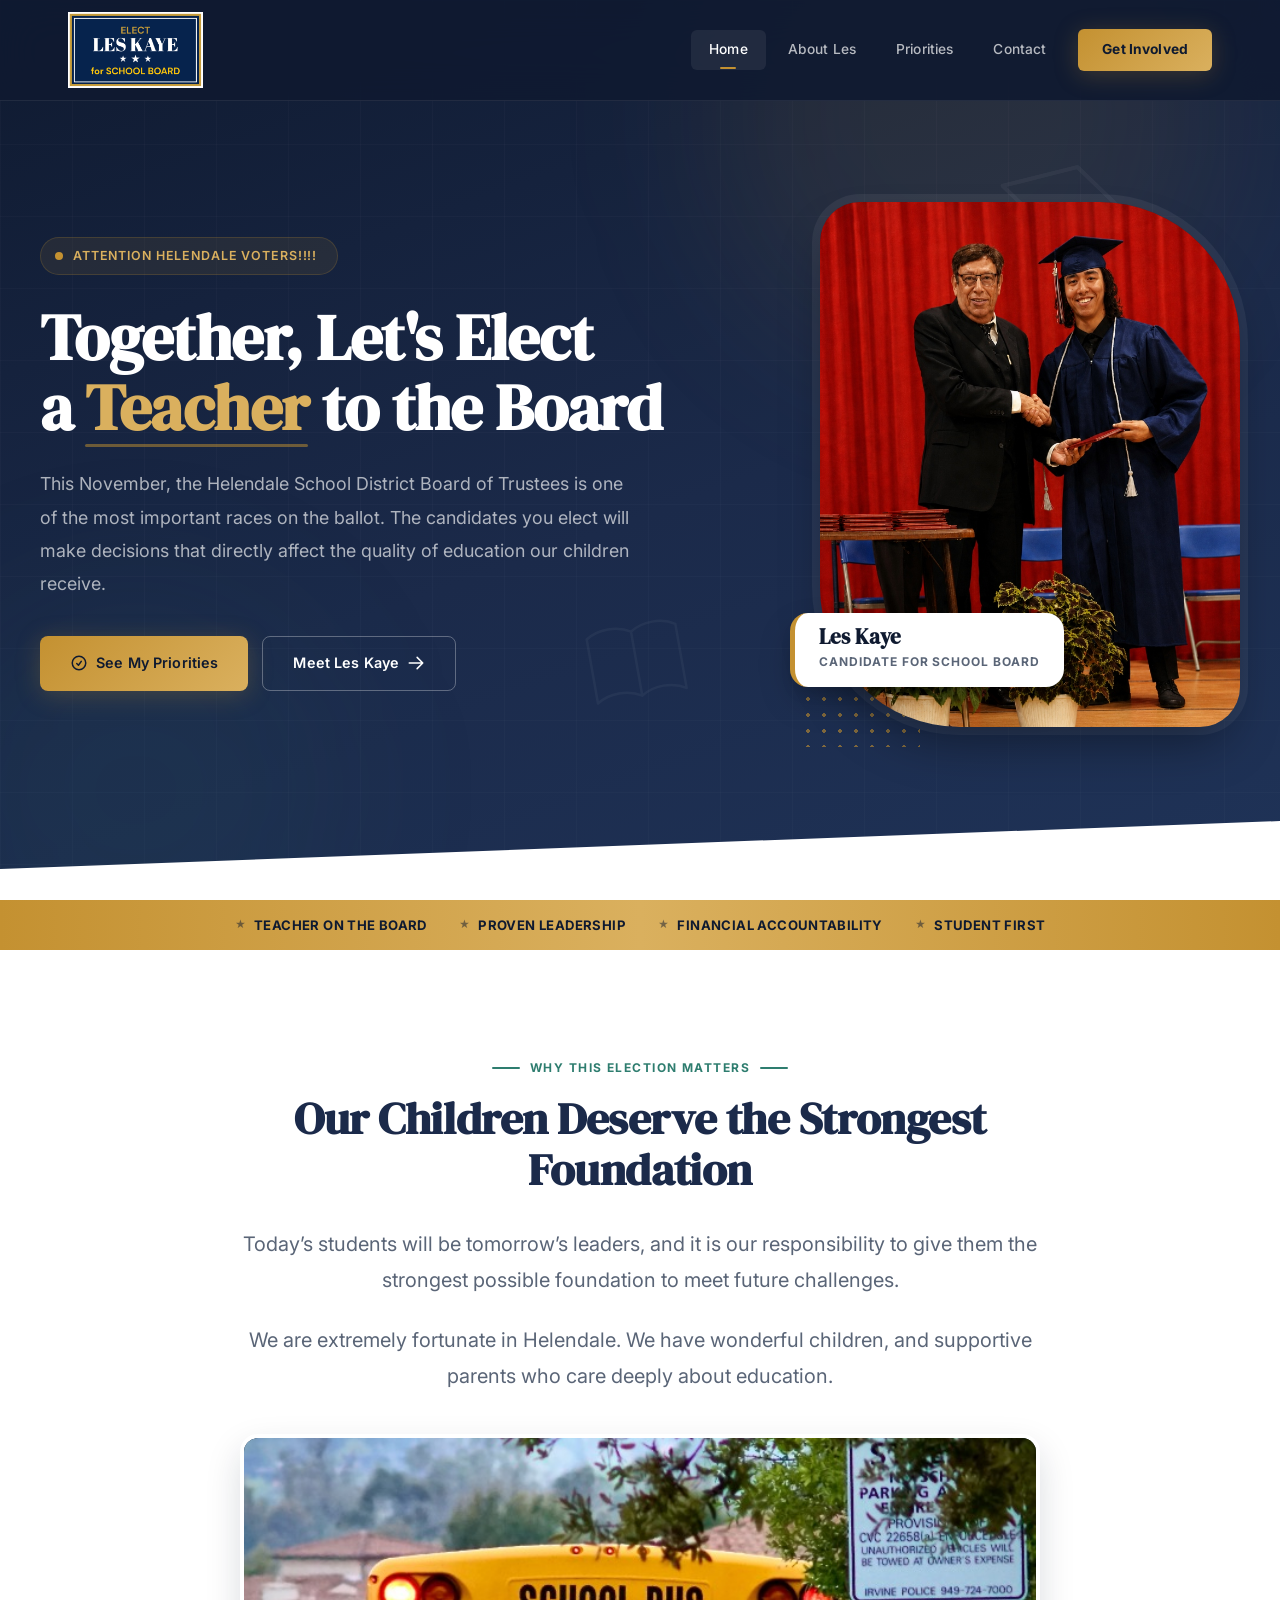
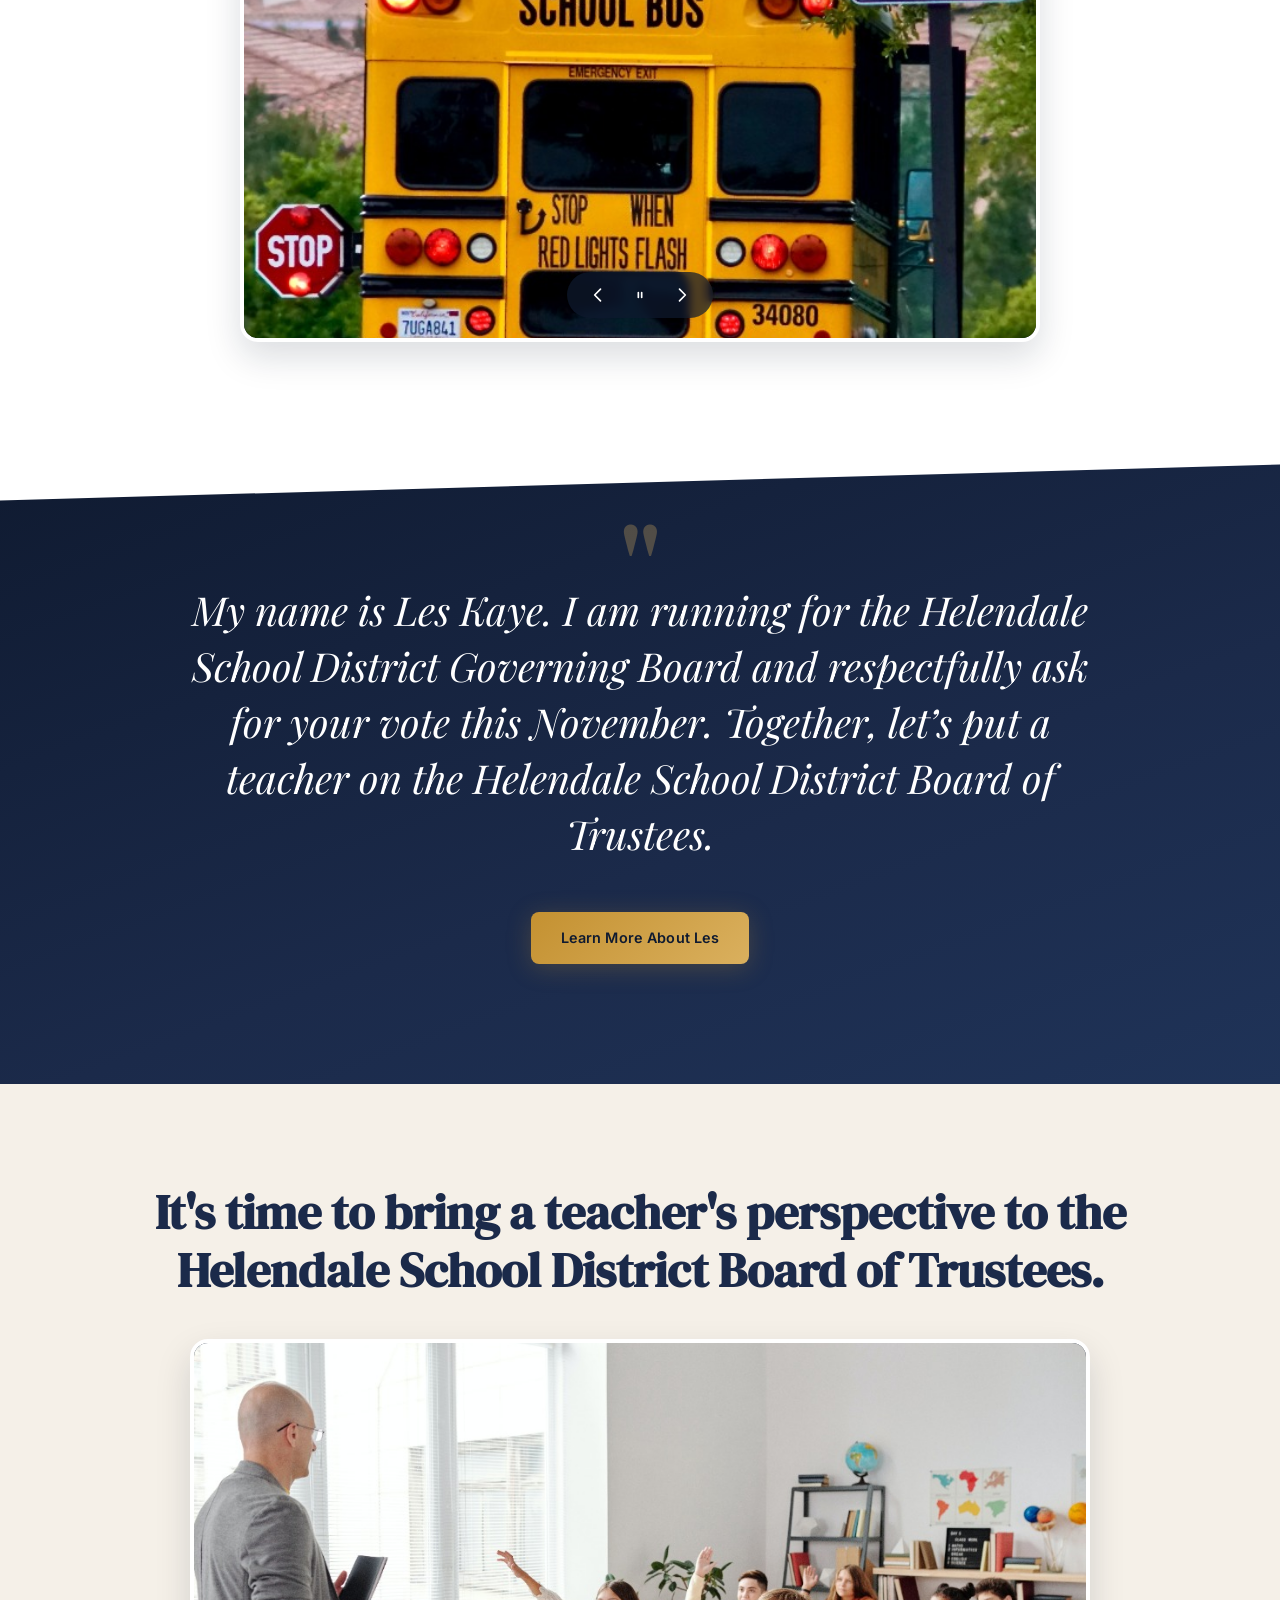
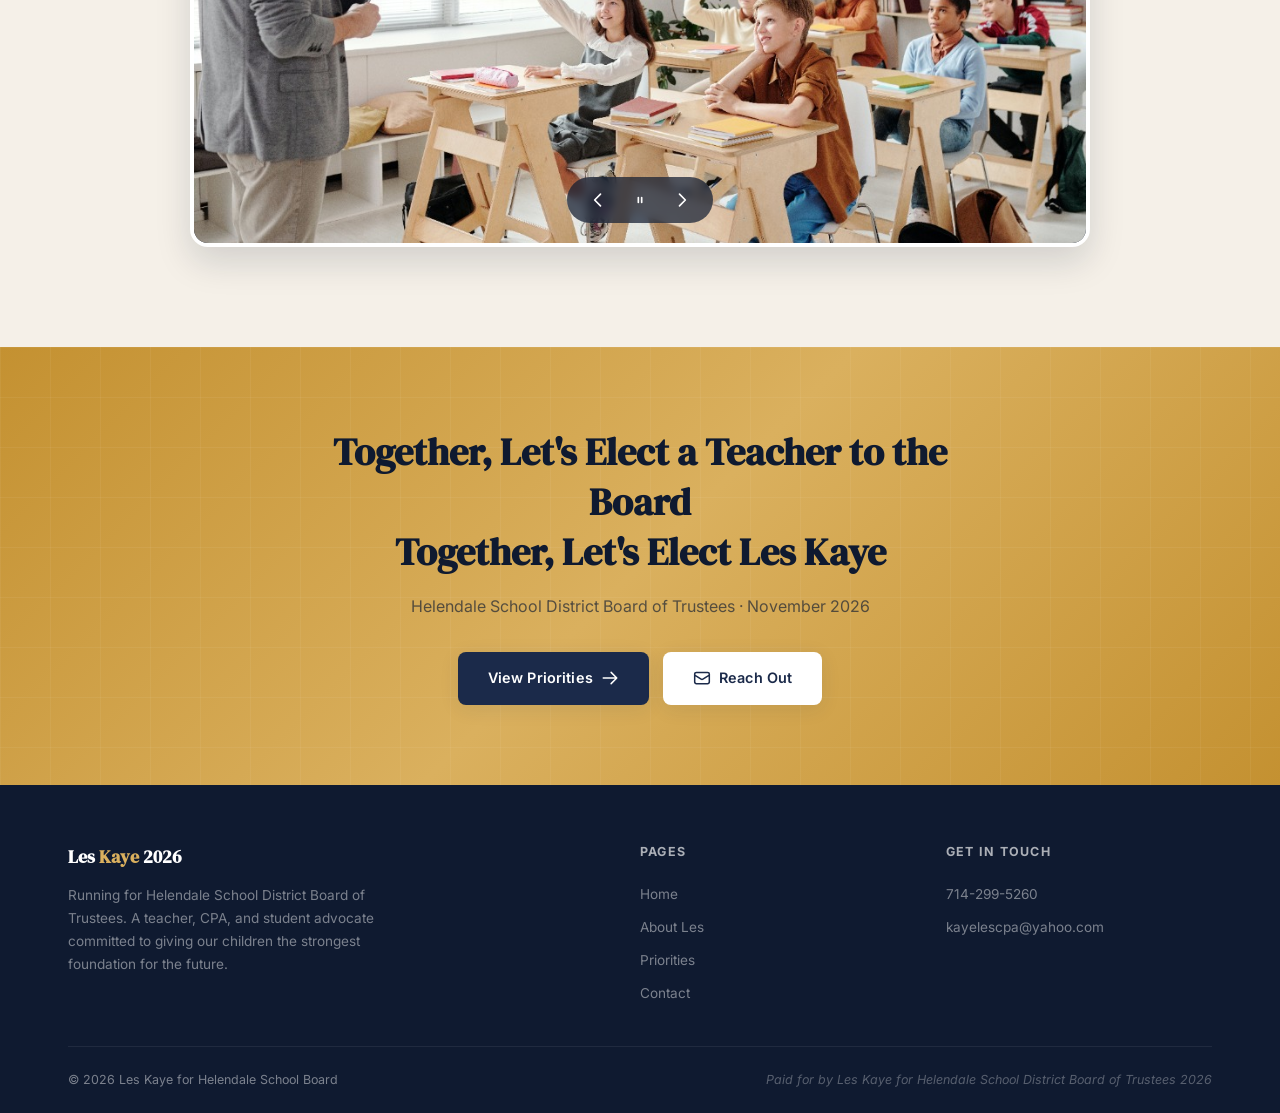
<file: index.html>
<!DOCTYPE html>
<html lang="en">
<head>
  <meta charset="UTF-8">
  <meta name="viewport" content="width=device-width, initial-scale=1.0">
  <meta name="description" content="Les Kaye for Helendale School District Board of Trustees 2026. A teacher, CPA, and student advocate running to strengthen education in Helendale, California.">
  <meta name="keywords" content="Les Kaye, Helendale School District, School Board, Board of Trustees, Helendale California, education, school board election 2026">
  <meta name="author" content="Les Kaye for Helendale School District Board of Trustees 2026">
  <meta property="og:title" content="Les Kaye for School Board">
  <meta property="og:description" content="Together, let's elect a teacher to the Helendale School District Board of Trustees. Vote Les Kaye this November.">
  <meta property="og:type" content="website">
  <meta property="og:locale" content="en_US">
  <meta name="twitter:card" content="summary_large_image">
  <meta name="twitter:title" content="Les Kaye for School Board">
  <meta name="twitter:description" content="Together, let's elect a teacher to the Helendale School District Board of Trustees.">
  <link rel="canonical" href="https://www.leskaye2026.com/">
  <title>Les Kaye for School Board</title>
  <link rel="stylesheet" href="styles.css">
  <link rel="icon" type="image/svg+xml" href="data:image/svg+xml,<svg xmlns='http://www.w3.org/2000/svg' viewBox='0 0 100 100'><rect width='100' height='100' rx='20' fill='%230f1a30'/><text x='50' y='68' font-family='sans-serif' font-size='50' font-weight='bold' fill='%23c49131' text-anchor='middle'>LK</text></svg>">
  <style>
    /* Additional styles for the new spaced-out home page layout */
    .statement-section {
      text-align: center;
      max-width: 800px;
      margin: 0 auto;
    }
    .statement-text {
      font-size: 1.25rem;
      line-height: 1.8;
      color: var(--slate);
      margin-bottom: 24px;
    }
    .large-quote-section {
      background: linear-gradient(160deg, var(--navy-deep), var(--navy) 60%, var(--navy-mid));
      padding: 120px 0;
      position: relative;
      overflow: hidden;
    }
    .large-quote-section::before {
      content: '';
      position: absolute;
      top: -1px; left: 0; right: 0;
      height: 60px;
      background: var(--white);
      clip-path: polygon(0 0, 100% 0, 100% 40%, 0 100%);
      z-index: 2;
    }
    .large-quote-inner {
      position: relative;
      z-index: 3;
      text-align: center;
      max-width: 900px;
      margin: 0 auto;
    }
    .large-quote-mark {
      font-family: var(--font-display);
      font-size: 6rem;
      color: var(--gold-light);
      opacity: 0.3;
      line-height: 0;
      margin-bottom: 20px;
    }
    .large-quote-text {
      font-family: var(--font-editorial);
      font-style: italic;
      font-size: clamp(1.8rem, 4vw, 2.5rem);
      color: var(--white);
      line-height: 1.4;
      margin-bottom: 30px;
    }
    .vision-section {
      background: var(--sand);
      padding: 100px 0;
      text-align: center;
    }
    .vision-photo-placeholder {
      width: 100%;
      max-width: 800px;
      height: 400px;
      margin: 40px auto;
      background: rgba(27,42,74,0.05);
      border: 2px dashed var(--border);
      border-radius: var(--radius-lg);
      display: flex;
      flex-direction: column;
      align-items: center;
      justify-content: center;
      color: var(--slate);
    }
    .vision-photo-placeholder svg {
      width: 48px;
      height: 48px;
      margin-bottom: 12px;
      opacity: 0.5;
    }
    .vision-headline {
      font-family: var(--font-display);
      font-size: clamp(2rem, 4vw, 3rem);
      color: var(--navy);
      line-height: 1.2;
      margin-bottom: 24px;
    }
  </style>
</head>
<body>

  <!-- ======== NAV ======== -->
  <nav class="site-nav" role="navigation" aria-label="Main navigation">
    <div class="container nav-inner">
      <a href="index.html" class="nav-brand" aria-label="Les Kaye 2026 — Home">
        <img src="logo.png" alt="Les Kaye for School Board" class="nav-brand-logo">
      </a>
      <div class="nav-links" id="navLinks">
        <a href="index.html" class="active">Home</a>
        <a href="about.html">About Les</a>
        <a href="priorities.html">Priorities</a>
        <a href="contact.html">Contact</a>
        <a href="contact.html" class="nav-cta-link">Get Involved</a>
      </div>
      <button class="nav-hamburger" id="navHamburger" aria-label="Toggle menu" aria-expanded="false">
        <span></span><span></span><span></span>
      </button>
    </div>
  </nav>
  <div class="nav-overlay" id="navOverlay"></div>


  <!-- ======== HERO ======== -->
  <section class="hero" id="hero">
    <div class="hero-grid"></div>
    <div class="hero-orb hero-orb--gold"></div>
    <div class="hero-orb hero-orb--teal"></div>
    <div class="hero-deco hero-deco-1">
      <svg xmlns="http://www.w3.org/2000/svg" fill="none" viewBox="0 0 24 24" stroke="currentColor" stroke-width="0.5"><path stroke-linecap="round" stroke-linejoin="round" d="M12 14l9-5-9-5-9 5 9 5z" /><path stroke-linecap="round" stroke-linejoin="round" d="M12 14l6.16-3.422a12.083 12.083 0 01.665 6.479A11.952 11.952 0 0012 20.055a11.952 11.952 0 00-6.824-2.998 12.078 12.078 0 01.665-6.479L12 14z" /><path stroke-linecap="round" stroke-linejoin="round" d="M12 14l9-5-9-5-9 5 9 5zm0 0l6.16-3.422a12.083 12.083 0 01.665 6.479A11.952 11.952 0 0012 20.055a11.952 11.952 0 00-6.824-2.998 12.078 12.078 0 01.665-6.479L12 14zm-4 6v-7.5l4-2.222" /></svg>
    </div>
    <div class="hero-deco hero-deco-2">
      <svg xmlns="http://www.w3.org/2000/svg" fill="none" viewBox="0 0 24 24" stroke="currentColor" stroke-width="0.5"><path stroke-linecap="round" stroke-linejoin="round" d="M12 6.253v13m0-13C10.832 5.477 9.246 5 7.5 5S4.168 5.477 3 6.253v13C4.168 18.477 5.754 18 7.5 18s3.332.477 4.5 1.253m0-13C13.168 5.477 14.754 5 16.5 5c1.747 0 3.332.477 4.5 1.253v13C19.832 18.477 18.247 18 16.5 18c-1.746 0-3.332.477-4.5 1.253" /></svg>
    </div>

    <div class="container hero-inner">
      <!-- Left: message -->
      <div class="hero-content">
        <div class="hero-tag">
          <span class="pulse"></span>
          ATTENTION HELENDALE VOTERS!!!!
        </div>
        <h1>
          Together, Let's Elect<br>
          a <span class="em">Teacher</span> to&nbsp;the&nbsp;Board
        </h1>
        <p class="hero-lead">
          This November, the Helendale School District Board of Trustees is one of the
          most important races on the ballot. The candidates you elect will make decisions
          that directly affect the quality of education our children receive.
        </p>
        <div class="hero-buttons">
          <a href="priorities.html" class="btn btn-gold">
            <svg xmlns="http://www.w3.org/2000/svg" fill="none" viewBox="0 0 24 24" stroke-width="2" stroke="currentColor"><path stroke-linecap="round" stroke-linejoin="round" d="M9 12.75L11.25 15 15 9.75M21 12a9 9 0 11-18 0 9 9 0 0118 0z"/></svg>
            See My Priorities
          </a>
          <a href="about.html" class="btn btn-outline-light">
            Meet Les Kaye
            <svg xmlns="http://www.w3.org/2000/svg" fill="none" viewBox="0 0 24 24" stroke-width="2" stroke="currentColor"><path stroke-linecap="round" stroke-linejoin="round" d="M13.5 4.5L21 12m0 0l-7.5 7.5M21 12H3"/></svg>
          </a>
        </div>
      </div>
      <!-- Right: candidate photo -->
      <div class="hero-card-area reveal-s" style="transition-delay: 0.2s;">
        <div class="hero-photo-wrapper">
          <div class="hero-photo-deco"></div>
          <img src="les_kaye_hero.jpg" alt="Les Kaye, Candidate for Helendale School Board" class="hero-photo">
          <div class="hero-photo-tag">
            <span class="name">Les Kaye</span>
            <span class="role">Candidate for School Board</span>
          </div>
        </div>
      </div>
    </div>
  </section>


  <!-- ======== CAMPAIGN STRIP ======== -->
  <div class="campaign-strip">
    <div class="container campaign-strip-inner">
      <span class="campaign-strip-item"><span class="star">★</span> Teacher on the Board</span>
      <span class="campaign-strip-item"><span class="star">★</span> Proven Leadership</span>
      <span class="campaign-strip-item"><span class="star">★</span> Financial Accountability</span>
      <span class="campaign-strip-item"><span class="star">★</span> Student First</span>
    </div>
  </div>


  <!-- ======== STATEMENT SECTION (white bg) ======== -->
  <section class="sec-pad" style="background: var(--white);">
    <div class="container">
      <div class="statement-section reveal-s">
        <div class="sec-label sec-label--teal" style="justify-content: center;">
          <span class="bar"></span>
          Why This Election Matters
          <span class="bar"></span>
        </div>
        <h2 class="sec-title" style="color: var(--navy); margin-bottom: 30px;">
          Our Children Deserve the Strongest Foundation
        </h2>
        
        <p class="statement-text">
          Today’s students will be tomorrow’s leaders, and it is our responsibility to give them the strongest possible foundation to meet future challenges.
        </p>
        <p class="statement-text">
          We are extremely fortunate in Helendale. We have wonderful children, and supportive parents who care deeply about education.
        </p>
        <!-- Event Photo Carousel -->
        <div class="carousel-container" id="eventCarousel">
          <div class="carousel-track">
            <img src="stock_1.jpg" alt="Campaign Event Photo 1" class="carousel-slide active">
            <img src="stock_2.jpg" alt="Campaign Event Photo 2" class="carousel-slide">
            <img src="stock_3.jpg" alt="Campaign Event Photo 3" class="carousel-slide">
            <img src="stock_4.jpg" alt="Campaign Event Photo 4" class="carousel-slide">
            <img src="stock_5.jpg" alt="Campaign Event Photo 5" class="carousel-slide">
          </div>
          <div class="carousel-controls">
            <button class="carousel-btn carousel-prev" aria-label="Previous photo">
              <svg xmlns="http://www.w3.org/2000/svg" width="20" height="20" fill="none" viewBox="0 0 24 24" stroke="currentColor" stroke-width="2"><path stroke-linecap="round" stroke-linejoin="round" d="M15 19l-7-7 7-7" /></svg>
            </button>
            <button class="carousel-btn carousel-pause-play" aria-label="Pause slideshow">
              <svg xmlns="http://www.w3.org/2000/svg" width="20" height="20" fill="none" viewBox="0 0 24 24" stroke="currentColor" stroke-width="2" class="icon-pause"><path stroke-linecap="round" stroke-linejoin="round" d="M10 9v6m4-6v6" /></svg>
              <svg xmlns="http://www.w3.org/2000/svg" width="20" height="20" fill="none" viewBox="0 0 24 24" stroke="currentColor" stroke-width="2" class="icon-play" style="display:none;"><path stroke-linecap="round" stroke-linejoin="round" d="M14.752 11.168l-3.197-2.132A1 1 0 0010 9.87v4.263a1 1 0 001.555.832l3.197-2.132a1 1 0 000-1.664z" /><path stroke-linecap="round" stroke-linejoin="round" d="M21 12a9 9 0 11-18 0 9 9 0 0118 0z" /></svg>
            </button>
            <button class="carousel-btn carousel-next" aria-label="Next photo">
              <svg xmlns="http://www.w3.org/2000/svg" width="20" height="20" fill="none" viewBox="0 0 24 24" stroke="currentColor" stroke-width="2"><path stroke-linecap="round" stroke-linejoin="round" d="M9 5l7 7-7 7" /></svg>
            </button>
          </div>
        </div>
      </div>
    </div>
  </section>


  <!-- ======== LARGE QUOTE (navy bg) ======== -->
  <section class="large-quote-section">
    <div class="container">
      <div class="large-quote-inner reveal">
        <div class="large-quote-mark">"</div>
        <p class="large-quote-text">
          My name is Les Kaye. I am running for the Helendale School District Governing Board and respectfully ask for your vote this November. Together, let’s put a teacher on the Helendale School District Board of Trustees.
        </p>
        <a href="about.html" class="btn btn-gold" style="margin-top: 20px;">
          Learn More About Les
        </a>
      </div>
    </div>
  </section>


  <!-- ======== VISION TEASER (sand bg) ======== -->
  <section class="vision-section">
    <div class="container">
      <div class="reveal-s">
        <h2 class="vision-headline">
          It's time to bring a teacher's perspective to the<br>
          Helendale School District Board of Trustees.
        </h2>
        
        <!-- Community Photo Carousel -->
        <div class="carousel-container" id="communityCarousel">
          <div class="carousel-track">
            <img src="stock_6.jpg" alt="Community Event Photo 1" class="carousel-slide active">
            <img src="stock_7.jpg" alt="Community Event Photo 2" class="carousel-slide">
            <img src="stock_8.jpg" alt="Community Event Photo 3" class="carousel-slide">
            <img src="stock_9.jpg" alt="Community Event Photo 4" class="carousel-slide">
          </div>
          <div class="carousel-controls">
            <button class="carousel-btn carousel-prev" aria-label="Previous photo">
              <svg xmlns="http://www.w3.org/2000/svg" width="20" height="20" fill="none" viewBox="0 0 24 24" stroke="currentColor" stroke-width="2"><path stroke-linecap="round" stroke-linejoin="round" d="M15 19l-7-7 7-7" /></svg>
            </button>
            <button class="carousel-btn carousel-pause-play" aria-label="Pause slideshow">
              <svg xmlns="http://www.w3.org/2000/svg" width="20" height="20" fill="none" viewBox="0 0 24 24" stroke="currentColor" stroke-width="2" class="icon-pause"><path stroke-linecap="round" stroke-linejoin="round" d="M10 9v6m4-6v6" /></svg>
              <svg xmlns="http://www.w3.org/2000/svg" width="20" height="20" fill="none" viewBox="0 0 24 24" stroke="currentColor" stroke-width="2" class="icon-play" style="display:none;"><path stroke-linecap="round" stroke-linejoin="round" d="M14.752 11.168l-3.197-2.132A1 1 0 0010 9.87v4.263a1 1 0 001.555.832l3.197-2.132a1 1 0 000-1.664z" /><path stroke-linecap="round" stroke-linejoin="round" d="M21 12a9 9 0 11-18 0 9 9 0 0118 0z" /></svg>
            </button>
            <button class="carousel-btn carousel-next" aria-label="Next photo">
              <svg xmlns="http://www.w3.org/2000/svg" width="20" height="20" fill="none" viewBox="0 0 24 24" stroke="currentColor" stroke-width="2"><path stroke-linecap="round" stroke-linejoin="round" d="M9 5l7 7-7 7" /></svg>
            </button>
          </div>
        </div>
      </div>
    </div>
  </section>


  <!-- ======== TOGETHER CTA (gold bg) ======== -->
  <section class="together-banner">
    <div class="together-inner reveal-s">
      <h2>
        Together, Let's Elect a Teacher to the Board<br>
        Together, Let's Elect Les Kaye
      </h2>
      <p>Helendale School District Board of Trustees &middot; November 2026</p>
      <div style="display: flex; gap: 14px; justify-content: center; flex-wrap: wrap;">
        <a href="priorities.html" class="btn btn-navy">
          View Priorities
          <svg xmlns="http://www.w3.org/2000/svg" fill="none" viewBox="0 0 24 24" stroke-width="2" stroke="currentColor"><path stroke-linecap="round" stroke-linejoin="round" d="M13.5 4.5L21 12m0 0l-7.5 7.5M21 12H3"/></svg>
        </a>
        <a href="contact.html" class="btn btn-white">
          <svg xmlns="http://www.w3.org/2000/svg" fill="none" viewBox="0 0 24 24" stroke-width="2" stroke="currentColor"><path stroke-linecap="round" stroke-linejoin="round" d="M21.75 6.75v10.5a2.25 2.25 0 01-2.25 2.25h-15a2.25 2.25 0 01-2.25-2.25V6.75m19.5 0A2.25 2.25 0 0019.5 4.5h-15a2.25 2.25 0 00-2.25 2.25m19.5 0v.243a2.25 2.25 0 01-1.07 1.916l-7.5 4.615a2.25 2.25 0 01-2.36 0L3.32 8.91a2.25 2.25 0 01-1.07-1.916V6.75"/></svg>
          Reach Out
        </a>
      </div>
    </div>
  </section>


  <!-- ======== FOOTER ======== -->
  <footer class="site-footer">
    <div class="container">
      <div class="footer-grid">
        <div class="footer-brand">
          <h3>Les <em>Kaye</em> 2026</h3>
          <p>
            Running for Helendale School District Board of Trustees. A teacher, CPA,
            and student advocate committed to giving our children the strongest
            foundation for the future.
          </p>
        </div>
        <div class="footer-col">
          <h4>Pages</h4>
          <a href="index.html">Home</a>
          <a href="about.html">About Les</a>
          <a href="priorities.html">Priorities</a>
          <a href="contact.html">Contact</a>
        </div>
        <div class="footer-col">
          <h4>Get in Touch</h4>
          <a href="tel:7142995260">714-299-5260</a>
          <a href="mailto:kayelescpa@yahoo.com">kayelescpa@yahoo.com</a>
        </div>
      </div>
      <div class="footer-bottom">
        <span>&copy; 2026 Les Kaye for Helendale School Board</span>
        <span class="footer-disclaimer">Paid for by Les Kaye for Helendale School District Board of Trustees 2026</span>
      </div>
    </div>
  </footer>

  <script src="script.js"></script>
</body>
</html>
</file>
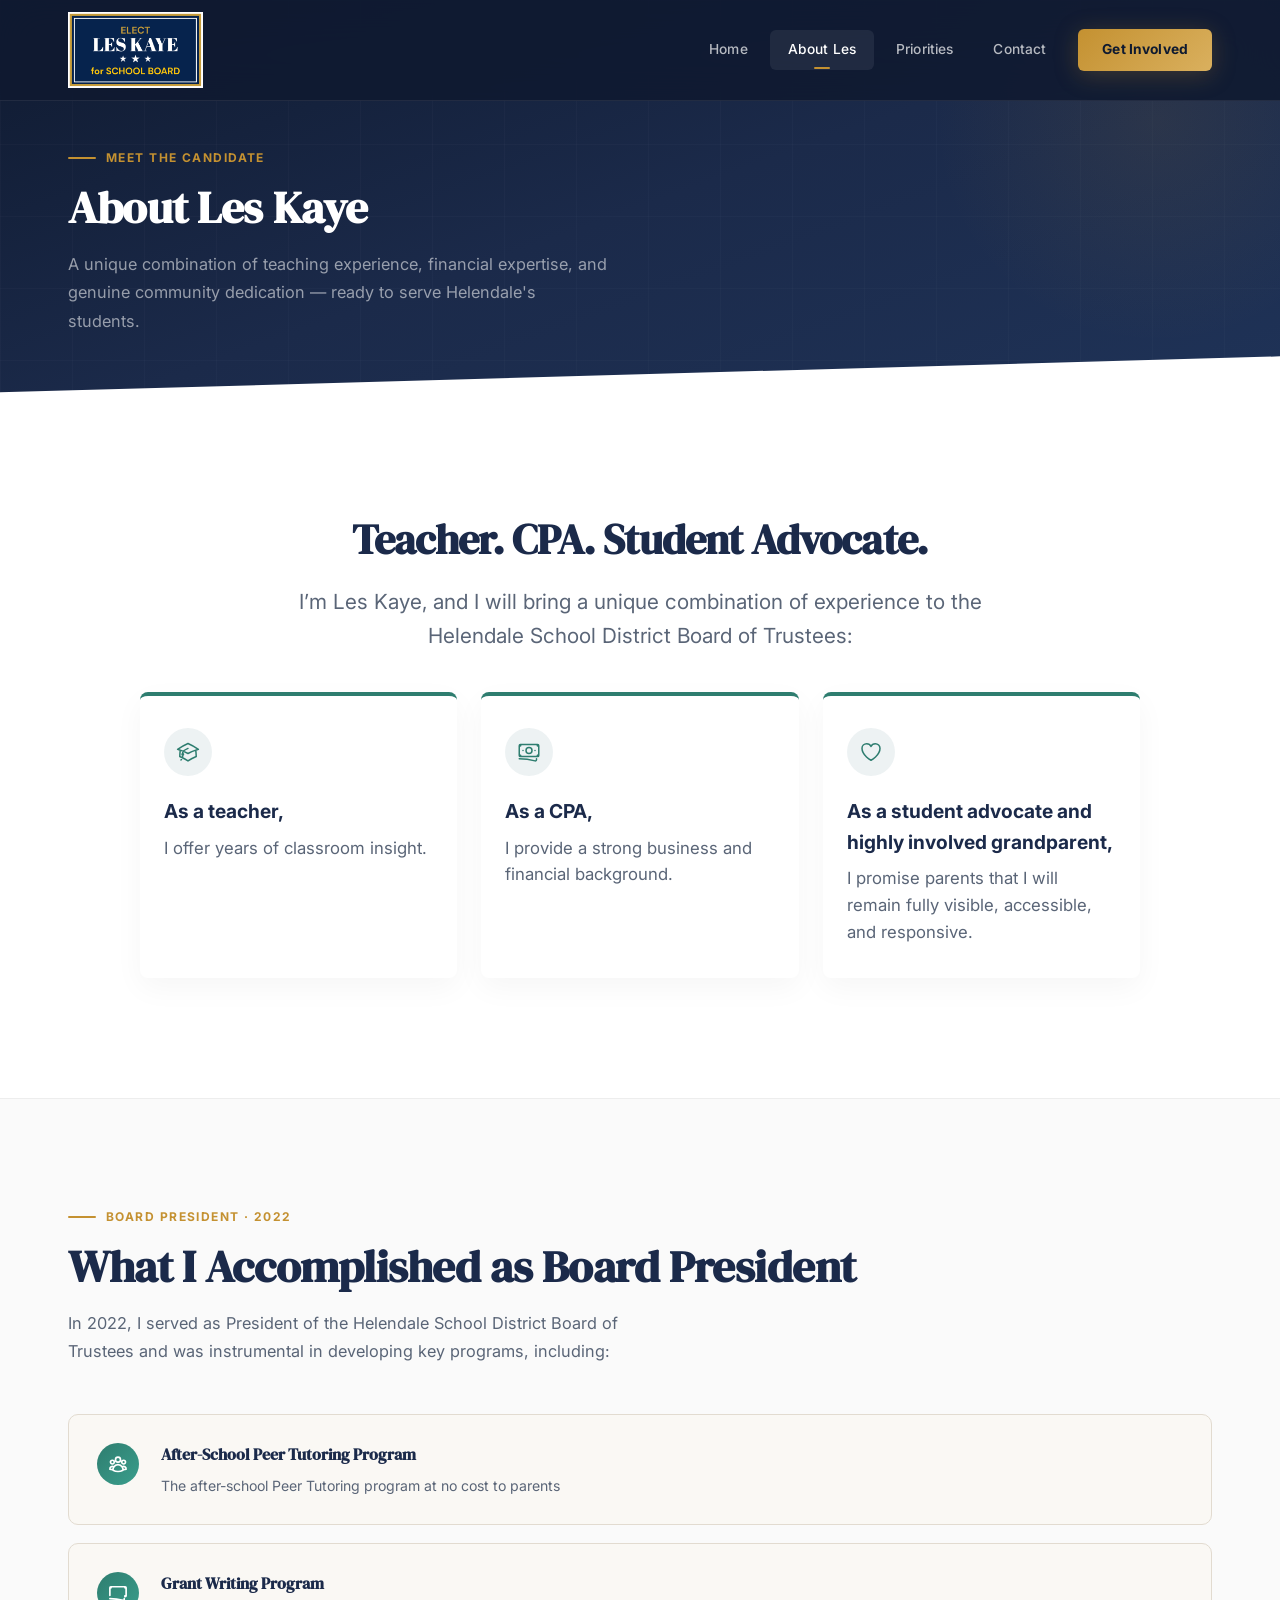
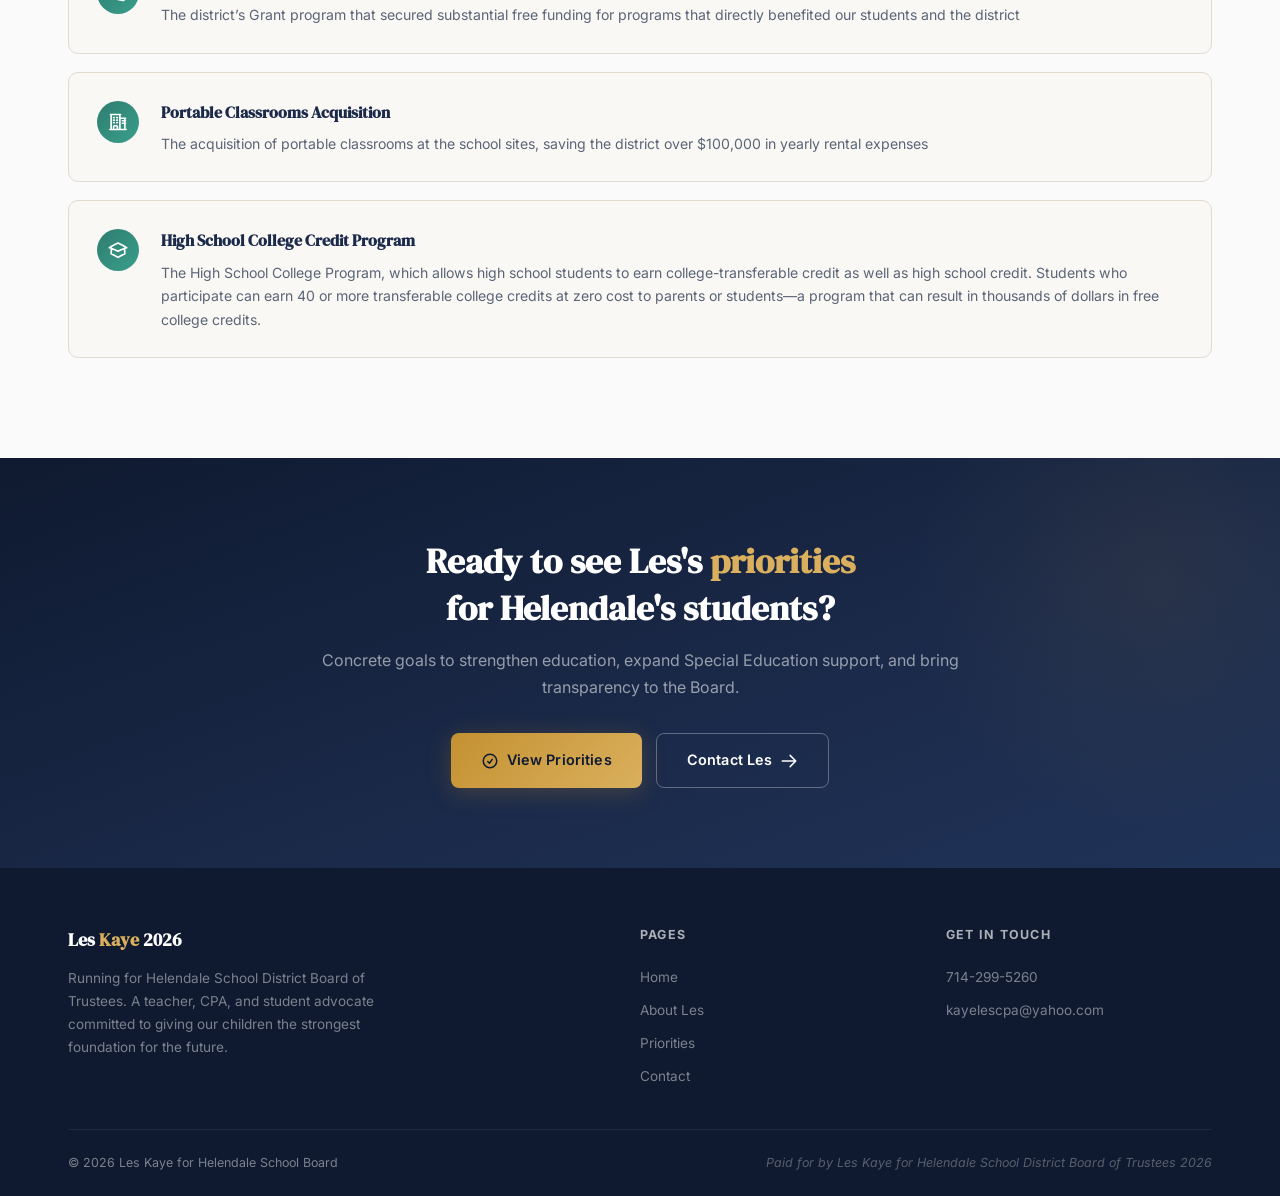
<file: about.html>
<!DOCTYPE html>
<html lang="en">
<head>
  <meta charset="UTF-8">
  <meta name="viewport" content="width=device-width, initial-scale=1.0">
  <meta name="description" content="Learn about Les Kaye — teacher, CPA, former Board President, and candidate for the Helendale School District Board of Trustees 2026.">
  <meta name="keywords" content="Les Kaye, about, teacher, CPA, Helendale School District, Board of Trustees, school board candidate, Helendale California">
  <meta property="og:title" content="About Les Kaye — Les Kaye for School Board">
  <meta property="og:description" content="Teacher. CPA. Student advocate. Learn why Les Kaye is the right choice for Helendale's students.">
  <meta property="og:type" content="website">
  <meta property="og:locale" content="en_US">
  <meta name="twitter:card" content="summary_large_image">
  <meta name="twitter:title" content="About Les Kaye — Les Kaye for School Board">
  <meta name="twitter:description" content="Teacher. CPA. Student advocate. Meet Les Kaye.">
  <link rel="canonical" href="https://www.leskaye2026.com/about">
  <title>About Les Kaye — Les Kaye for School Board</title>
  <link rel="stylesheet" href="styles.css">
  <link rel="icon" type="image/svg+xml" href="data:image/svg+xml,<svg xmlns='http://www.w3.org/2000/svg' viewBox='0 0 100 100'><rect width='100' height='100' rx='20' fill='%230f1a30'/><text x='50' y='68' font-family='sans-serif' font-size='50' font-weight='bold' fill='%23c49131' text-anchor='middle'>LK</text></svg>">
</head>
<body>

  <!-- ======== NAV ======== -->
  <nav class="site-nav" role="navigation" aria-label="Main navigation">
    <div class="container nav-inner">
      <a href="index.html" class="nav-brand" aria-label="Les Kaye 2026 — Home">
        <img src="logo.png" alt="Les Kaye for School Board" class="nav-brand-logo">
      </a>
      <div class="nav-links" id="navLinks">
        <a href="index.html">Home</a>
        <a href="about.html" class="active">About Les</a>
        <a href="priorities.html">Priorities</a>
        <a href="contact.html">Contact</a>
        <a href="contact.html" class="nav-cta-link">Get Involved</a>
      </div>
      <button class="nav-hamburger" id="navHamburger" aria-label="Toggle menu" aria-expanded="false">
        <span></span><span></span><span></span>
      </button>
    </div>
  </nav>
  <div class="nav-overlay" id="navOverlay"></div>


  <!-- ======== PAGE HEADER ======== -->
  <header class="page-header">
    <div class="orb"></div>
    <div class="container">
      <div class="sec-label sec-label--gold">
        <span class="bar"></span>
        Meet the Candidate
      </div>
      <h1 class="sec-title">About Les Kaye</h1>
      <p class="sec-sub" style="max-width: 540px;">
        A unique combination of teaching experience, financial expertise, and genuine
        community dedication — ready to serve Helendale's students.
      </p>
    </div>
  </header>


  <!-- ======== ABOUT INTRO (white bg) ======== -->
  <section class="about-intro sec-pad" id="intro">
    <div class="container">
      <div class="about-intro-content" style="max-width: 1000px; margin: 0 auto; text-align: center;">
        <!-- Bio text -->
        <div class="about-text reveal-r">
          <h2 style="font-size: 2.6rem; font-family: var(--font-display); color: var(--navy); font-weight: 700; margin-bottom: 20px; line-height: 1.2; letter-spacing: -0.02em;">
            Teacher. CPA. Student&nbsp;Advocate.
          </h2>
          <p style="font-size: 1.3rem; font-weight: 400; color: var(--slate); margin-bottom: 40px; max-width: 750px; margin-left: auto; margin-right: auto; line-height: 1.6;">
            I’m Les Kaye, and I will bring a unique combination of experience to the Helendale School District Board of Trustees:
          </p>
          
          <div class="stagger" style="display: grid; grid-template-columns: repeat(auto-fit, minmax(280px, 1fr)); gap: 24px; text-align: left; margin-top: 40px; margin-bottom: 20px;">
            <!-- Teacher -->
            <div class="reveal" style="background: var(--white); border-top: 4px solid var(--teal); padding: 32px 24px; border-radius: 8px; box-shadow: 0 10px 30px rgba(0,0,0,0.04);">
              <div style="width: 48px; height: 48px; background: rgba(30, 89, 107, 0.08); color: var(--teal); border-radius: 50%; display: flex; align-items: center; justify-content: center; margin-bottom: 20px;">
                <!-- Academic Cap Icon -->
                <svg xmlns="http://www.w3.org/2000/svg" fill="none" viewBox="0 0 24 24" stroke-width="1.5" stroke="currentColor" style="width: 24px; height: 24px;">
                  <path stroke-linecap="round" stroke-linejoin="round" d="M4.26 10.147a60.438 60.438 0 00-.491 6.347A48.627 48.627 0 0112 20.904a48.627 48.627 0 018.232-4.41 60.46 60.46 0 00-.491-6.347m-15.482 0a50.636 50.636 0 00-2.658-.813A59.906 59.906 0 0112 3.493a59.903 59.903 0 0110.399 5.84c-.896.248-1.783.52-2.658.814m-15.482 0A50.717 50.717 0 0112 13.489a50.702 50.702 0 017.74-3.342M6.75 15a.75.75 0 100-1.5.75.75 0 000 1.5zm0 0v-3.675A55.378 55.378 0 0112 8.443m-7.007 11.55A5.981 5.981 0 006.75 15.75v-1.5"/>
                </svg>
              </div>
              <p style="margin: 0; color: var(--slate); font-size: 1.05rem; line-height: 1.6;">
                <strong style="color: var(--navy); display: block; font-size: 1.2rem; margin-bottom: 8px;">As a teacher,</strong>
                I offer years of classroom insight.
              </p>
            </div>
            
            <!-- CPA -->
            <div class="reveal" style="background: var(--white); border-top: 4px solid var(--teal); padding: 32px 24px; border-radius: 8px; box-shadow: 0 10px 30px rgba(0,0,0,0.04);">
              <div style="width: 48px; height: 48px; background: rgba(30, 89, 107, 0.08); color: var(--teal); border-radius: 50%; display: flex; align-items: center; justify-content: center; margin-bottom: 20px;">
                <!-- Briefcase / Finance Icon -->
                <svg xmlns="http://www.w3.org/2000/svg" fill="none" viewBox="0 0 24 24" stroke-width="1.5" stroke="currentColor" style="width: 24px; height: 24px;">
                  <path stroke-linecap="round" stroke-linejoin="round" d="M2.25 18.75a60.07 60.07 0 0115.797 2.101c.727.198 1.453-.342 1.453-1.096V18.75M3.75 4.5v.75A.75.75 0 013 6h-.75m0 0v-.375c0-.621.504-1.125 1.125-1.125H20.25M2.25 6v9m18-10.5v.75c0 .414.336.75.75.75h.75m-1.5-1.5h.375c.621 0 1.125.504 1.125 1.125v9.75c0 .621-.504 1.125-1.125 1.125h-.375m1.5-1.5H21a.75.75 0 00-.75.75v.75m0 0H3.75m0 0h-.375a1.125 1.125 0 01-1.125-1.125V15m1.5 1.5v-.75A.75.75 0 003 15h-.75M15 10.5a3 3 0 11-6 0 3 3 0 016 0zm3 0h.008v.008H18V10.5zm-12 0h.008v.008H6V10.5z"/>
                </svg>
              </div>
              <p style="margin: 0; color: var(--slate); font-size: 1.05rem; line-height: 1.6;">
                <strong style="color: var(--navy); display: block; font-size: 1.2rem; margin-bottom: 8px;">As a CPA,</strong>
                I provide a strong business and financial background.
              </p>
            </div>
            
            <!-- Advocate -->
            <div class="reveal" style="background: var(--white); border-top: 4px solid var(--teal); padding: 32px 24px; border-radius: 8px; box-shadow: 0 10px 30px rgba(0,0,0,0.04);">
              <div style="width: 48px; height: 48px; background: rgba(30, 89, 107, 0.08); color: var(--teal); border-radius: 50%; display: flex; align-items: center; justify-content: center; margin-bottom: 20px;">
                <!-- Heart Icon -->
                <svg xmlns="http://www.w3.org/2000/svg" fill="none" viewBox="0 0 24 24" stroke-width="1.5" stroke="currentColor" style="width: 24px; height: 24px;">
                  <path stroke-linecap="round" stroke-linejoin="round" d="M21 8.25c0-2.485-2.099-4.5-4.688-4.5-1.935 0-3.597 1.126-4.312 2.733-.715-1.607-2.377-2.733-4.313-2.733C5.1 3.75 3 5.765 3 8.25c0 7.22 9 12 9 12s9-4.78 9-12z"/>
                </svg>
              </div>
              <p style="margin: 0; color: var(--slate); font-size: 1.05rem; line-height: 1.6;">
                <strong style="color: var(--navy); display: block; font-size: 1.2rem; margin-bottom: 8px;">As a student advocate and highly involved grandparent,</strong>
                I promise parents that I will remain fully visible, accessible, and responsive.
              </p>
            </div>
          </div>

        </div>
      </div>
    </div>
  </section>

  <!-- ======== ACHIEVEMENTS ======== -->
  <section class="achievements-section sec-pad" id="achievements" style="background-color: #FAFAFA; border-top: 1px solid rgba(0,0,0,0.05);">
    <div class="container">
      <div class="reveal">
        <div class="sec-label sec-label--gold">
          <span class="bar"></span>
          Board President &middot; 2022
        </div>
        <h2 class="sec-title" style="color: var(--navy);">
          What I Accomplished as Board&nbsp;President
        </h2>
        <p class="sec-sub" style="color: var(--slate);">
          In 2022, I served as President of the Helendale School District Board of Trustees and was instrumental in developing key programs, including:
        </p>
      </div>

      <div class="achieve-list stagger">
        <div class="achieve-item reveal">
          <div class="achieve-dot">
            <svg xmlns="http://www.w3.org/2000/svg" fill="none" viewBox="0 0 24 24" stroke-width="2" stroke="currentColor">
              <path stroke-linecap="round" stroke-linejoin="round" d="M18 18.72a9.094 9.094 0 003.741-.479 3 3 0 00-4.682-2.72m.94 3.198l.001.031c0 .225-.012.447-.037.666A11.944 11.944 0 0112 21c-2.17 0-4.207-.576-5.963-1.584A6.062 6.062 0 016 18.719m12 0a5.971 5.971 0 00-.941-3.197m0 0A5.995 5.995 0 0012 12.75a5.995 5.995 0 00-5.058 2.772m0 0a3 3 0 00-4.681 2.72 8.986 8.986 0 003.74.477m.94-3.197a5.971 5.971 0 00-.94 3.197M15 6.75a3 3 0 11-6 0 3 3 0 016 0zm6 3a2.25 2.25 0 11-4.5 0 2.25 2.25 0 014.5 0zm-13.5 0a2.25 2.25 0 11-4.5 0 2.25 2.25 0 014.5 0z"/>
            </svg>
          </div>
          <div>
            <h3>After-School Peer Tutoring Program</h3>
            <p>
              The after-school Peer Tutoring program at no cost to parents
            </p>
          </div>
        </div>

        <div class="achieve-item reveal">
          <div class="achieve-dot">
            <svg xmlns="http://www.w3.org/2000/svg" fill="none" viewBox="0 0 24 24" stroke-width="2" stroke="currentColor">
              <path stroke-linecap="round" stroke-linejoin="round" d="M2.25 18.75a60.07 60.07 0 0115.797 2.101c.727.198 1.453-.342 1.453-1.096V18.75M3.75 4.5v.75A.75.75 0 013 6h-.75m0 0v-.375c0-.621.504-1.125 1.125-1.125H20.25M2.25 6v9m18-10.5v.75c0 .414.336.75.75.75h.75m-1.5-1.5h.375c.621 0 1.125.504 1.125 1.125v9.75c0 .621-.504 1.125-1.125 1.125h-.375m1.5-1.5H21a.75.75 0 00-.75.75v.75"/>
            </svg>
          </div>
          <div>
            <h3>Grant Writing Program</h3>
            <p>
              The district’s Grant program that secured substantial free funding for programs that directly benefited our students and the district
            </p>
          </div>
        </div>

        <div class="achieve-item reveal">
          <div class="achieve-dot">
            <svg xmlns="http://www.w3.org/2000/svg" fill="none" viewBox="0 0 24 24" stroke-width="2" stroke="currentColor">
              <path stroke-linecap="round" stroke-linejoin="round" d="M2.25 21h19.5m-18-18v18m10.5-18v18m6-13.5V21M6.75 6.75h.75m-.75 3h.75m-.75 3h.75m3-6h.75m-.75 3h.75m-.75 3h.75M6.75 21v-3.375c0-.621.504-1.125 1.125-1.125h2.25c.621 0 1.125.504 1.125 1.125V21M3 3h12m-.75 4.5H21m-3.75 3H21m-3.75 3H21"/>
            </svg>
          </div>
          <div>
            <h3>Portable Classrooms Acquisition</h3>
            <p>
              The acquisition of portable classrooms at the school sites, saving the district over $100,000 in yearly rental expenses
            </p>
          </div>
        </div>

        <div class="achieve-item reveal">
          <div class="achieve-dot">
            <svg xmlns="http://www.w3.org/2000/svg" fill="none" viewBox="0 0 24 24" stroke-width="2" stroke="currentColor">
              <path stroke-linecap="round" stroke-linejoin="round" d="M4.26 10.147a60.438 60.438 0 00-.491 6.347A48.627 48.627 0 0112 20.904a48.627 48.627 0 018.232-4.41 60.46 60.46 0 00-.491-6.347m-15.482 0a50.636 50.636 0 00-2.658-.813A59.906 59.906 0 0112 3.493a59.903 59.903 0 0110.399 5.84c-.896.248-1.783.52-2.658.814m-15.482 0A50.717 50.717 0 0112 13.489a50.702 50.702 0 017.74-3.342"/>
            </svg>
          </div>
          <div>
            <h3>High School College Credit Program</h3>
            <p>
              The High School College Program, which allows high school students to earn college-transferable credit as well as high school credit. Students who participate can earn 40 or more transferable college credits at zero cost to parents or students—a program that can result in thousands of dollars in free college credits.
            </p>
          </div>
        </div>
      </div>
    </div>
  </section>


  <!-- ======== CTA — NAVY ======== -->
  <section class="cta-navy">
    <div class="container">
      <div class="cta-inner reveal-s">
        <h2>
          Ready to see Les's <span class="gold">priorities</span><br>
          for Helendale's students?
        </h2>
        <p>
          Concrete goals to strengthen education, expand Special Education support,
          and bring transparency to the Board.
        </p>
        <div style="display: flex; gap: 14px; justify-content: center; flex-wrap: wrap;">
          <a href="priorities.html" class="btn btn-gold">
            <svg xmlns="http://www.w3.org/2000/svg" fill="none" viewBox="0 0 24 24" stroke-width="2" stroke="currentColor"><path stroke-linecap="round" stroke-linejoin="round" d="M9 12.75L11.25 15 15 9.75M21 12a9 9 0 11-18 0 9 9 0 0118 0z"/></svg>
            View Priorities
          </a>
          <a href="contact.html" class="btn btn-outline-light">
            Contact Les
            <svg xmlns="http://www.w3.org/2000/svg" fill="none" viewBox="0 0 24 24" stroke-width="2" stroke="currentColor"><path stroke-linecap="round" stroke-linejoin="round" d="M13.5 4.5L21 12m0 0l-7.5 7.5M21 12H3"/></svg>
          </a>
        </div>
      </div>
    </div>
  </section>


  <!-- ======== FOOTER ======== -->
  <footer class="site-footer">
    <div class="container">
      <div class="footer-grid">
        <div class="footer-brand">
          <h3>Les <em>Kaye</em> 2026</h3>
          <p>
            Running for Helendale School District Board of Trustees. A teacher, CPA,
            and student advocate committed to giving our children the strongest
            foundation for the future.
          </p>
        </div>
        <div class="footer-col">
          <h4>Pages</h4>
          <a href="index.html">Home</a>
          <a href="about.html">About Les</a>
          <a href="priorities.html">Priorities</a>
          <a href="contact.html">Contact</a>
        </div>
        <div class="footer-col">
          <h4>Get in Touch</h4>
          <a href="tel:7142995260">714-299-5260</a>
          <a href="mailto:kayelescpa@yahoo.com">kayelescpa@yahoo.com</a>
        </div>
      </div>
      <div class="footer-bottom">
        <span>&copy; 2026 Les Kaye for Helendale School Board</span>
        <span class="footer-disclaimer">Paid for by Les Kaye for Helendale School District Board of Trustees 2026</span>
      </div>
    </div>
  </footer>

  <script src="script.js"></script>
</body>
</html>
</file>
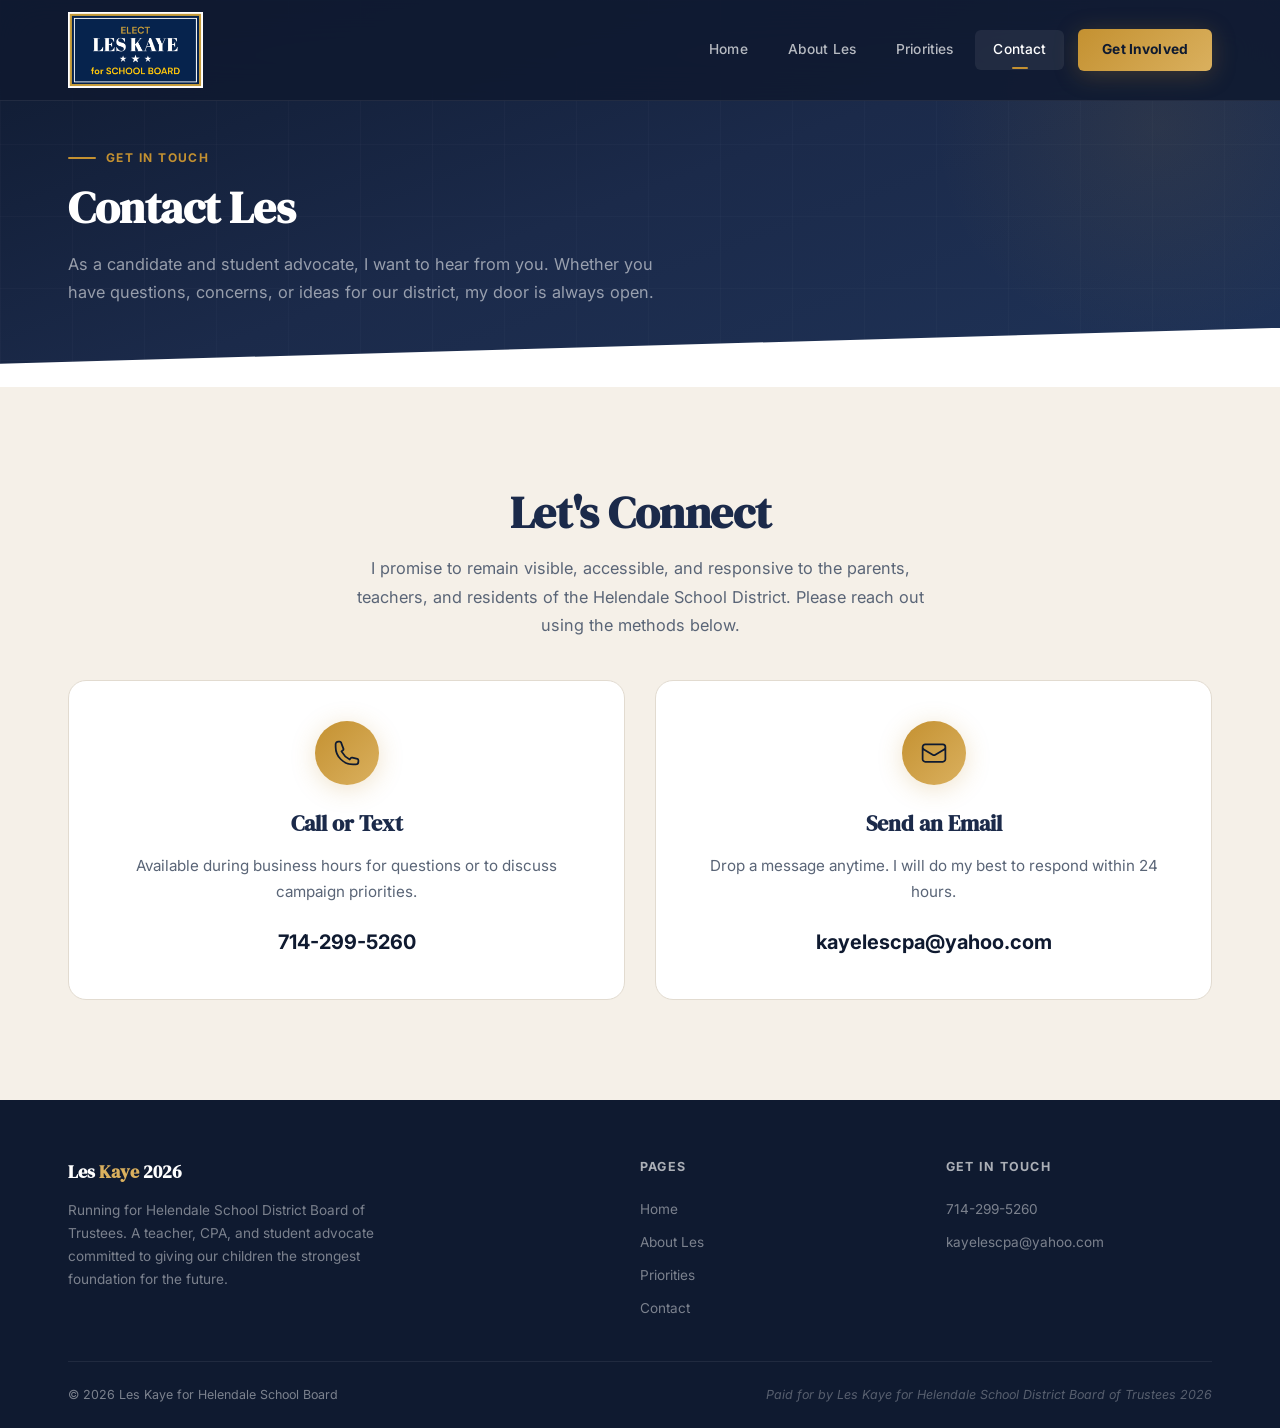
<file: contact.html>
<!DOCTYPE html>
<html lang="en">
<head>
  <meta charset="UTF-8">
  <meta name="viewport" content="width=device-width, initial-scale=1.0">
  <meta name="description" content="Contact Les Kaye, candidate for the Helendale School District Board of Trustees 2026. Reach out by phone or email.">
  <meta name="keywords" content="Les Kaye, contact, Helendale School District, School Board, phone, email">
  <meta property="og:title" content="Contact — Les Kaye for School Board">
  <meta property="og:description" content="Reach out to Les Kaye with your questions or concerns about the Helendale School District.">
  <meta property="og:type" content="website">
  <link rel="canonical" href="https://www.leskaye2026.com/contact">
  <title>Contact — Les Kaye for School Board</title>
  <link rel="stylesheet" href="styles.css">
  <link rel="icon" type="image/svg+xml" href="data:image/svg+xml,<svg xmlns='http://www.w3.org/2000/svg' viewBox='0 0 100 100'><rect width='100' height='100' rx='20' fill='%230f1a30'/><text x='50' y='68' font-family='sans-serif' font-size='50' font-weight='bold' fill='%23c49131' text-anchor='middle'>LK</text></svg>">
  <style>
    .contact-methods {
      display: grid;
      grid-template-columns: 1fr 1fr;
      gap: 30px;
      margin-top: 40px;
    }
    .contact-card {
      background: var(--white);
      border: 1px solid var(--border);
      border-radius: var(--radius-lg);
      padding: 40px;
      text-align: center;
      transition: transform 0.3s var(--ease), box-shadow 0.3s var(--ease);
    }
    .contact-card:hover {
      transform: translateY(-5px);
      box-shadow: var(--shadow-lg);
    }
    .contact-icon {
      width: 64px; height: 64px;
      background: linear-gradient(135deg, var(--gold), var(--gold-light));
      border-radius: 50%;
      display: grid;
      place-items: center;
      margin: 0 auto 20px;
      box-shadow: var(--shadow-gold);
    }
    .contact-icon svg {
      width: 28px; height: 28px;
      color: var(--navy-deep);
    }
    .contact-card h3 {
      font-family: var(--font-display);
      font-size: 1.4rem;
      color: var(--navy);
      margin-bottom: 10px;
    }
    .contact-card p {
      font-size: 0.95rem;
      color: var(--slate);
      margin-bottom: 20px;
    }
    .contact-value {
      font-size: 1.25rem;
      font-weight: 700;
      color: var(--navy-deep);
      text-decoration: none;
      display: inline-block;
      transition: color 0.2s;
    }
    .contact-value:hover {
      color: var(--teal);
    }
    @media (max-width: 768px) {
      .contact-methods {
        grid-template-columns: 1fr;
      }
    }
  </style>
</head>
<body>

  <!-- ======== NAV ======== -->
  <nav class="site-nav" role="navigation" aria-label="Main navigation">
    <div class="container nav-inner">
      <a href="index.html" class="nav-brand" aria-label="Les Kaye 2026 — Home">
        <img src="logo.png" alt="Les Kaye for School Board" class="nav-brand-logo">
      </a>
      <div class="nav-links" id="navLinks">
        <a href="index.html">Home</a>
        <a href="about.html">About Les</a>
        <a href="priorities.html">Priorities</a>
        <a href="contact.html" class="active">Contact</a>
        <a href="contact.html" class="nav-cta-link">Get Involved</a>
      </div>
      <button class="nav-hamburger" id="navHamburger" aria-label="Toggle menu" aria-expanded="false">
        <span></span><span></span><span></span>
      </button>
    </div>
  </nav>
  <div class="nav-overlay" id="navOverlay"></div>


  <!-- ======== PAGE HEADER ======== -->
  <header class="page-header">
    <div class="orb"></div>
    <div class="container">
      <div class="sec-label sec-label--gold">
        <span class="bar"></span>
        Get in Touch
      </div>
      <h1 class="sec-title">Contact Les</h1>
      <p class="sec-sub" style="max-width: 600px;">
        As a candidate and student advocate, I want to hear from you.
        Whether you have questions, concerns, or ideas for our district, my door is always open.
      </p>
    </div>
  </header>


  <!-- ======== CONTACT SECTION ======== -->
  <section class="sec-pad" style="background: var(--sand);" id="contact">
    <div class="container">
      <div class="reveal" style="text-align: center; max-width: 600px; margin: 0 auto;">
        <h2 class="sec-title" style="color: var(--navy);">Let's Connect</h2>
        <p class="sec-sub" style="color: var(--slate); margin: 0 auto;">
          I promise to remain visible, accessible, and responsive to the parents,
          teachers, and residents of the Helendale School District. Please reach out using the methods below.
        </p>
      </div>

      <div class="contact-methods stagger">
        <!-- Phone -->
        <div class="contact-card reveal">
          <div class="contact-icon">
            <svg xmlns="http://www.w3.org/2000/svg" fill="none" viewBox="0 0 24 24" stroke-width="1.5" stroke="currentColor">
              <path stroke-linecap="round" stroke-linejoin="round" d="M2.25 6.75c0 8.284 6.716 15 15 15h2.25a2.25 2.25 0 002.25-2.25v-1.372c0-.516-.351-.966-.852-1.091l-4.423-1.106c-.44-.11-.902.055-1.173.417l-.97 1.293c-2.896-1.596-5.48-4.18-7.076-7.076l1.293-.97c.362-.271.527-.734.417-1.173L6.963 3.102a1.125 1.125 0 00-1.091-.852H4.5A2.25 2.25 0 002.25 4.5v2.25z" />
            </svg>
          </div>
          <h3>Call or Text</h3>
          <p>Available during business hours for questions or to discuss campaign priorities.</p>
          <a href="tel:7142995260" class="contact-value">714-299-5260</a>
        </div>

        <!-- Email -->
        <div class="contact-card reveal">
          <div class="contact-icon">
            <svg xmlns="http://www.w3.org/2000/svg" fill="none" viewBox="0 0 24 24" stroke-width="1.5" stroke="currentColor">
              <path stroke-linecap="round" stroke-linejoin="round" d="M21.75 6.75v10.5a2.25 2.25 0 01-2.25 2.25h-15a2.25 2.25 0 01-2.25-2.25V6.75m19.5 0A2.25 2.25 0 0019.5 4.5h-15a2.25 2.25 0 00-2.25 2.25m19.5 0v.243a2.25 2.25 0 01-1.07 1.916l-7.5 4.615a2.25 2.25 0 01-2.36 0L3.32 8.91a2.25 2.25 0 01-1.07-1.916V6.75" />
            </svg>
          </div>
          <h3>Send an Email</h3>
          <p>Drop a message anytime. I will do my best to respond within 24 hours.</p>
          <a href="mailto:kayelescpa@yahoo.com" class="contact-value">kayelescpa@yahoo.com</a>
        </div>
      </div>
    </div>
  </section>


  <!-- ======== FOOTER ======== -->
  <footer class="site-footer">
    <div class="container">
      <div class="footer-grid">
        <div class="footer-brand">
          <h3>Les <em>Kaye</em> 2026</h3>
          <p>
            Running for Helendale School District Board of Trustees. A teacher, CPA,
            and student advocate committed to giving our children the strongest
            foundation for the future.
          </p>
        </div>
        <div class="footer-col">
          <h4>Pages</h4>
          <a href="index.html">Home</a>
          <a href="about.html">About Les</a>
          <a href="priorities.html">Priorities</a>
          <a href="contact.html">Contact</a>
        </div>
        <div class="footer-col">
          <h4>Get in Touch</h4>
          <a href="tel:7142995260">714-299-5260</a>
          <a href="mailto:kayelescpa@yahoo.com">kayelescpa@yahoo.com</a>
        </div>
      </div>
      <div class="footer-bottom">
        <span>&copy; 2026 Les Kaye for Helendale School Board</span>
        <span class="footer-disclaimer">Paid for by Les Kaye for Helendale School District Board of Trustees 2026</span>
      </div>
    </div>
  </footer>

  <script src="script.js"></script>
</body>
</html>
</file>
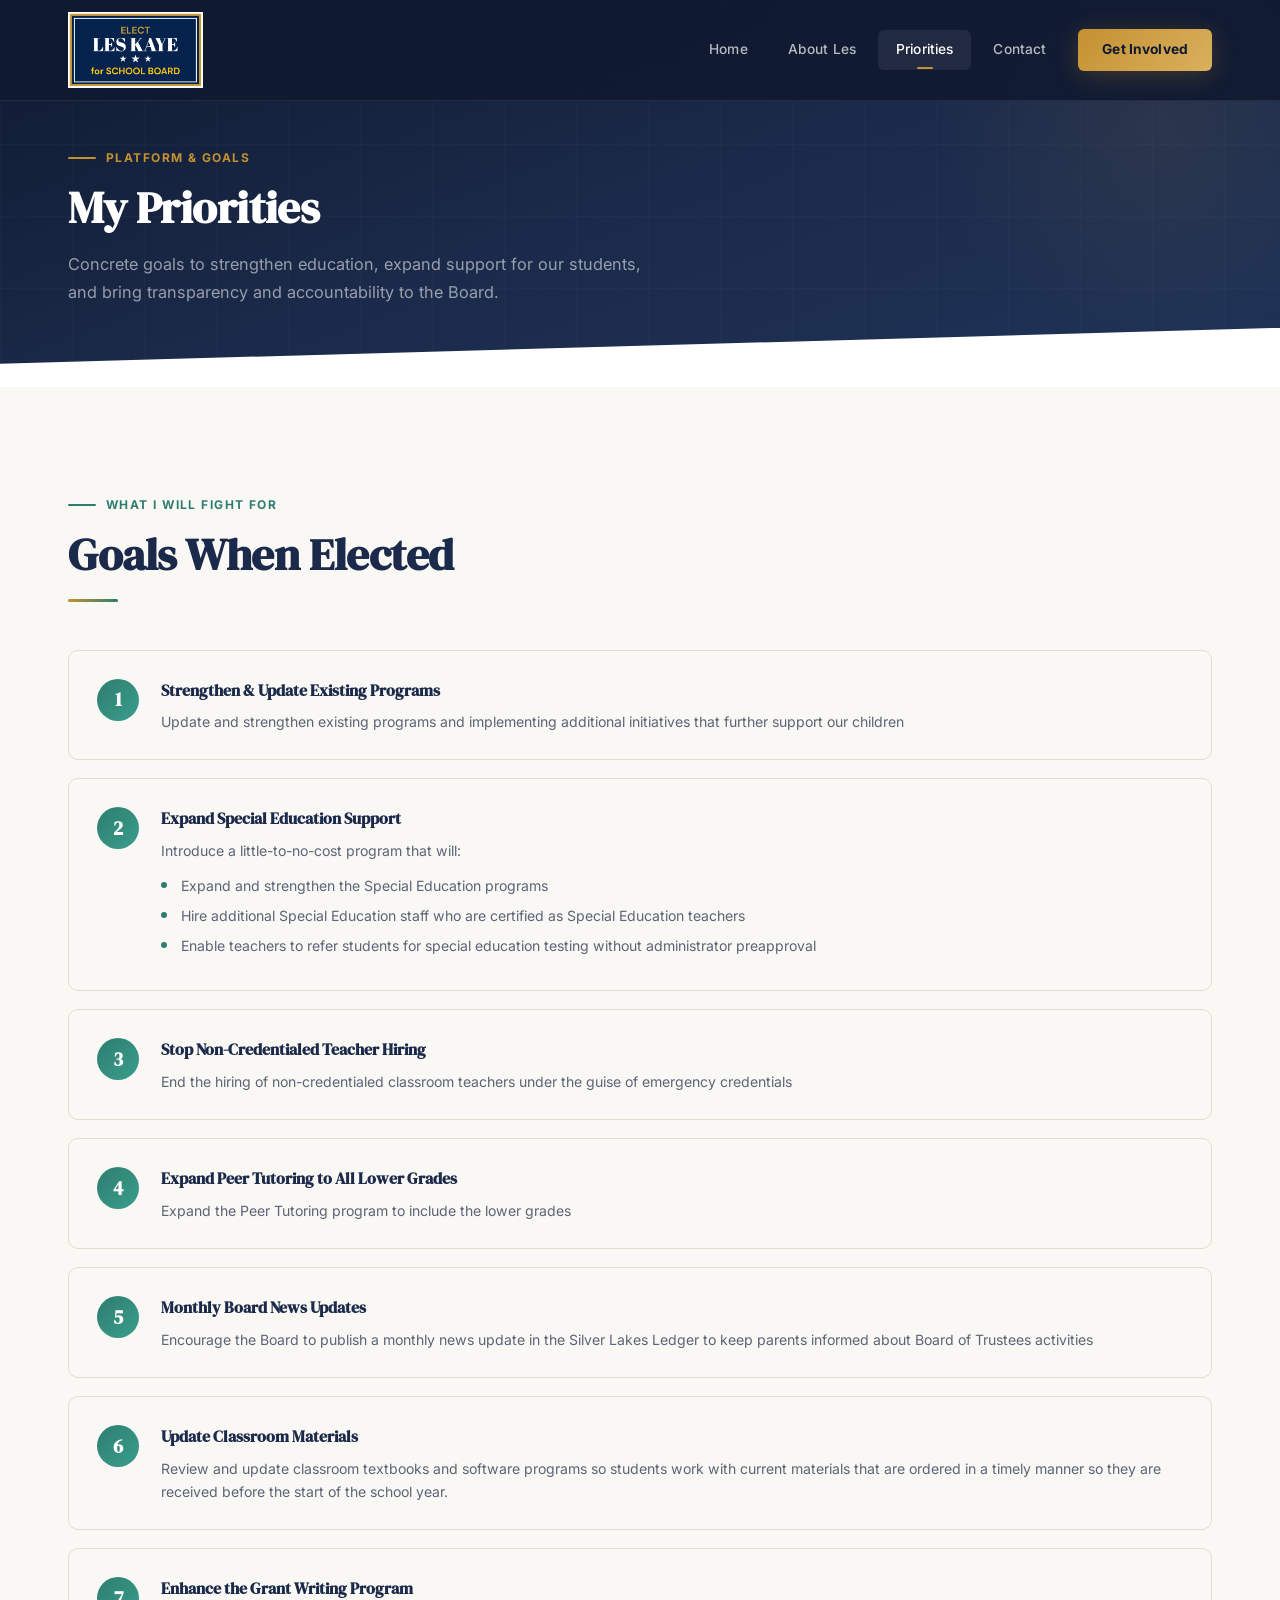
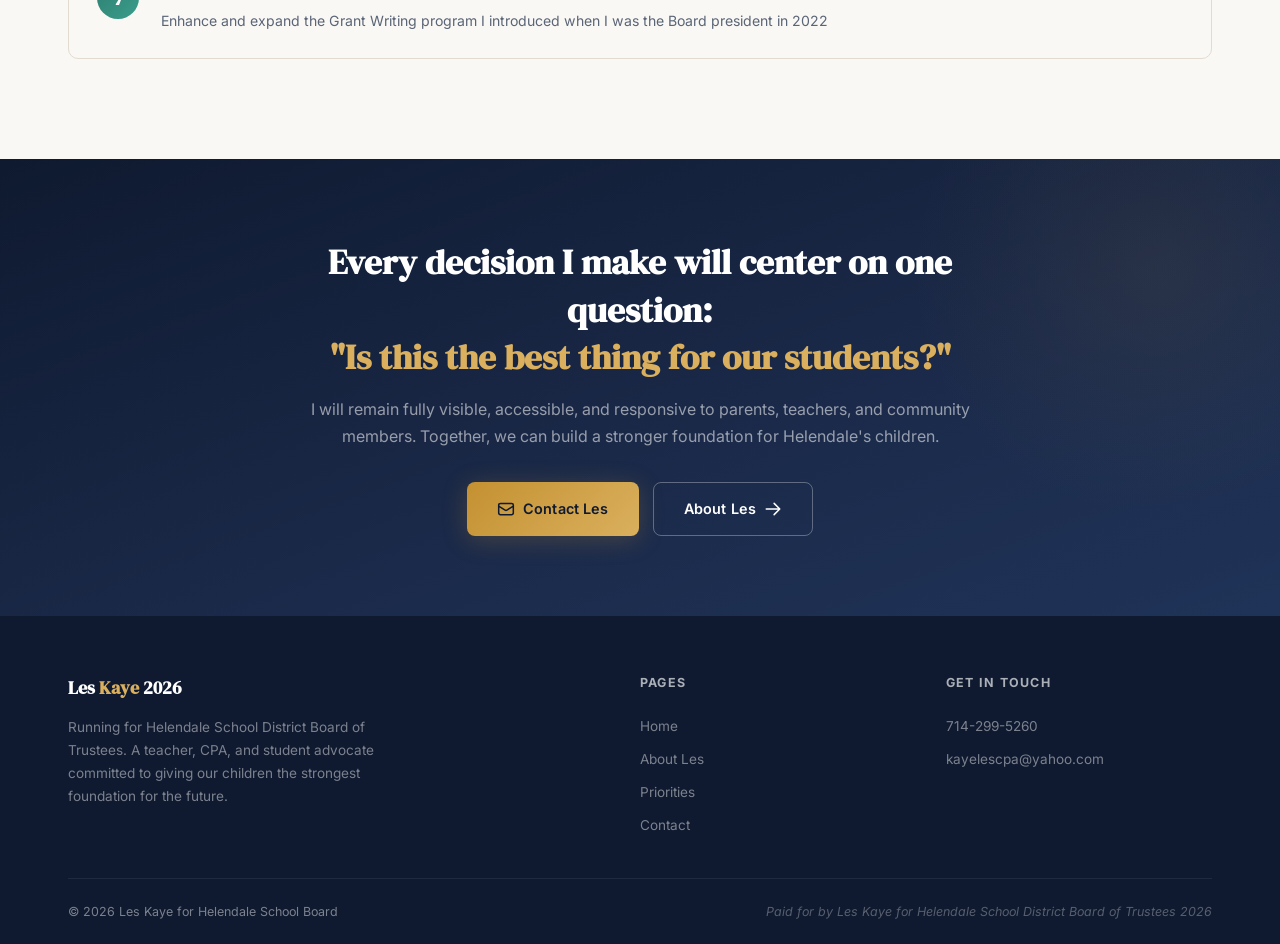
<file: priorities.html>
<!DOCTYPE html>
<html lang="en">
<head>
  <meta charset="UTF-8">
  <meta name="viewport" content="width=device-width, initial-scale=1.0">
  <meta name="description" content="Les Kaye's priorities for the Helendale School District — strengthening programs, expanding Special Education, stopping non-credentialed teacher hiring, and more.">
  <meta name="keywords" content="Les Kaye, priorities, Helendale School District, Special Education, Peer Tutoring, grant writing, school board goals">
  <meta property="og:title" content="Priorities — Les Kaye for School Board">
  <meta property="og:description" content="See the specific goals Les Kaye will fight for: stronger Special Ed, updated textbooks, expanded tutoring, and more.">
  <meta property="og:type" content="website">
  <link rel="canonical" href="https://www.leskaye2026.com/priorities">
  <title>Priorities — Les Kaye for School Board</title>
  <link rel="stylesheet" href="styles.css">
  <link rel="icon" type="image/svg+xml" href="data:image/svg+xml,<svg xmlns='http://www.w3.org/2000/svg' viewBox='0 0 100 100'><rect width='100' height='100' rx='20' fill='%230f1a30'/><text x='50' y='68' font-family='sans-serif' font-size='50' font-weight='bold' fill='%23c49131' text-anchor='middle'>LK</text></svg>">
</head>
<body>

  <!-- ======== NAV ======== -->
  <nav class="site-nav" role="navigation" aria-label="Main navigation">
    <div class="container nav-inner">
      <a href="index.html" class="nav-brand" aria-label="Les Kaye 2026 — Home">
        <img src="logo.png" alt="Les Kaye for School Board" class="nav-brand-logo">
      </a>
      <div class="nav-links" id="navLinks">
        <a href="index.html">Home</a>
        <a href="about.html">About Les</a>
        <a href="priorities.html" class="active">Priorities</a>
        <a href="contact.html">Contact</a>
        <a href="contact.html" class="nav-cta-link">Get Involved</a>
      </div>
      <button class="nav-hamburger" id="navHamburger" aria-label="Toggle menu" aria-expanded="false">
        <span></span><span></span><span></span>
      </button>
    </div>
  </nav>
  <div class="nav-overlay" id="navOverlay"></div>


  <!-- ======== PAGE HEADER ======== -->
  <header class="page-header">
    <div class="orb"></div>
    <div class="container">
      <div class="sec-label sec-label--gold">
        <span class="bar"></span>
        Platform &amp; Goals
      </div>
      <h1 class="sec-title">My Priorities</h1>
      <p class="sec-sub" style="max-width: 600px;">
        Concrete goals to strengthen education, expand support for our students,
        and bring transparency and accountability to the Board.
      </p>
    </div>
  </header>


  <!-- ======== PRIORITIES LIST (white bg) ======== -->
  <section class="sec-pad" id="priorities">
    <div class="container">
      <div class="reveal">
        <div class="sec-label sec-label--teal">
          <span class="bar"></span>
          What I Will Fight For
        </div>
        <h2 class="sec-title" style="color: var(--navy);">Goals When Elected</h2>
        <div class="sep"></div>
      </div>

      <div class="achieve-list stagger">
        <!-- Priority 1 -->
        <div class="achieve-item reveal">
          <div class="achieve-dot" style="font-family: var(--font-display); font-size: 1.2rem; color: var(--white); font-weight: bold;">
            1
          </div>
          <div style="flex: 1;">
            <h3>Strengthen &amp; Update Existing Programs</h3>
            <p>
              Update and strengthen existing programs and implementing additional initiatives that further support our children
            </p>
          </div>
        </div>

        <!-- Priority 2 -->
        <div class="achieve-item reveal">
          <div class="achieve-dot" style="font-family: var(--font-display); font-size: 1.2rem; color: var(--white); font-weight: bold;">
            2
          </div>
          <div style="flex: 1;">
            <h3>Expand Special Education Support</h3>
            <p style="margin-bottom: 12px;">
              Introduce a little-to-no-cost program that will:
            </p>
            <ul style="list-style: none; padding-left: 0;">
              <li style="position: relative; padding-left: 20px; font-size: 0.88rem; color: var(--slate); margin-bottom: 6px;">
                <span style="position: absolute; left: 0; top: 8px; width: 6px; height: 6px; background: var(--teal); border-radius: 50%;"></span>
                Expand and strengthen the Special Education programs
              </li>
              <li style="position: relative; padding-left: 20px; font-size: 0.88rem; color: var(--slate); margin-bottom: 6px;">
                <span style="position: absolute; left: 0; top: 8px; width: 6px; height: 6px; background: var(--teal); border-radius: 50%;"></span>
                Hire additional Special Education staff who are certified as Special Education teachers
              </li>
              <li style="position: relative; padding-left: 20px; font-size: 0.88rem; color: var(--slate); margin-bottom: 6px;">
                <span style="position: absolute; left: 0; top: 8px; width: 6px; height: 6px; background: var(--teal); border-radius: 50%;"></span>
                Enable teachers to refer students for special education testing without administrator preapproval
              </li>
            </ul>
          </div>
        </div>

        <!-- Priority 3 -->
        <div class="achieve-item reveal">
          <div class="achieve-dot" style="font-family: var(--font-display); font-size: 1.2rem; color: var(--white); font-weight: bold;">
            3
          </div>
          <div style="flex: 1;">
            <h3>Stop Non-Credentialed Teacher Hiring</h3>
            <p>
              End the hiring of non-credentialed classroom teachers under the guise of emergency credentials
            </p>
          </div>
        </div>

        <!-- Priority 4 -->
        <div class="achieve-item reveal">
          <div class="achieve-dot" style="font-family: var(--font-display); font-size: 1.2rem; color: var(--white); font-weight: bold;">
            4
          </div>
          <div style="flex: 1;">
            <h3>Expand Peer Tutoring to All Lower Grades</h3>
            <p>
              Expand the Peer Tutoring program to include the lower grades
            </p>
          </div>
        </div>

        <!-- Priority 5 -->
        <div class="achieve-item reveal">
          <div class="achieve-dot" style="font-family: var(--font-display); font-size: 1.2rem; color: var(--white); font-weight: bold;">
            5
          </div>
          <div style="flex: 1;">
            <h3>Monthly Board News Updates</h3>
            <p>
              Encourage the Board to publish a monthly news update in the Silver Lakes Ledger to keep parents informed about Board of Trustees activities
            </p>
          </div>
        </div>

        <!-- Priority 6 -->
        <div class="achieve-item reveal">
          <div class="achieve-dot" style="font-family: var(--font-display); font-size: 1.2rem; color: var(--white); font-weight: bold;">
            6
          </div>
          <div style="flex: 1;">
            <h3>Update Classroom Materials</h3>
            <p>
              Review and update classroom textbooks and software programs so students work with current materials that are ordered in a timely manner so they are received before the start of the school year.
            </p>
          </div>
        </div>

        <!-- Priority 7 -->
        <div class="achieve-item reveal">
          <div class="achieve-dot" style="font-family: var(--font-display); font-size: 1.2rem; color: var(--white); font-weight: bold;">
            7
          </div>
          <div style="flex: 1;">
            <h3>Enhance the Grant Writing Program</h3>
            <p>
              Enhance and expand the Grant Writing program I introduced when I was the Board president in 2022
            </p>
          </div>
        </div>
      </div>
    </div>
  </section>


  <!-- ======== CTA — NAVY ======== -->
  <section class="cta-navy">
    <div class="container">
      <div class="cta-inner reveal-s">
        <h2>
          Every decision I make will center on one question:<br>
          <span class="gold">"Is this the best thing for our students?"</span>
        </h2>
        <p>
          I will remain fully visible, accessible, and responsive to parents, teachers, and
          community members. Together, we can build a stronger foundation for Helendale's children.
        </p>
        <div style="display: flex; gap: 14px; justify-content: center; flex-wrap: wrap;">
          <a href="contact.html" class="btn btn-gold">
            <svg xmlns="http://www.w3.org/2000/svg" fill="none" viewBox="0 0 24 24" stroke-width="2" stroke="currentColor"><path stroke-linecap="round" stroke-linejoin="round" d="M21.75 6.75v10.5a2.25 2.25 0 01-2.25 2.25h-15a2.25 2.25 0 01-2.25-2.25V6.75m19.5 0A2.25 2.25 0 0019.5 4.5h-15a2.25 2.25 0 00-2.25 2.25m19.5 0v.243a2.25 2.25 0 01-1.07 1.916l-7.5 4.615a2.25 2.25 0 01-2.36 0L3.32 8.91a2.25 2.25 0 01-1.07-1.916V6.75"/></svg>
            Contact Les
          </a>
          <a href="about.html" class="btn btn-outline-light">
            About Les
            <svg xmlns="http://www.w3.org/2000/svg" fill="none" viewBox="0 0 24 24" stroke-width="2" stroke="currentColor"><path stroke-linecap="round" stroke-linejoin="round" d="M13.5 4.5L21 12m0 0l-7.5 7.5M21 12H3"/></svg>
          </a>
        </div>
      </div>
    </div>
  </section>


  <!-- ======== FOOTER ======== -->
  <footer class="site-footer">
    <div class="container">
      <div class="footer-grid">
        <div class="footer-brand">
          <h3>Les <em>Kaye</em> 2026</h3>
          <p>
            Running for Helendale School District Board of Trustees. A teacher, CPA,
            and student advocate committed to giving our children the strongest
            foundation for the future.
          </p>
        </div>
        <div class="footer-col">
          <h4>Pages</h4>
          <a href="index.html">Home</a>
          <a href="about.html">About Les</a>
          <a href="priorities.html">Priorities</a>
          <a href="contact.html">Contact</a>
        </div>
        <div class="footer-col">
          <h4>Get in Touch</h4>
          <a href="tel:7142995260">714-299-5260</a>
          <a href="mailto:kayelescpa@yahoo.com">kayelescpa@yahoo.com</a>
        </div>
      </div>
      <div class="footer-bottom">
        <span>&copy; 2026 Les Kaye for Helendale School Board</span>
        <span class="footer-disclaimer">Paid for by Les Kaye for Helendale School District Board of Trustees 2026</span>
      </div>
    </div>
  </footer>

  <script src="script.js"></script>
</body>
</html>
</file>
<file: styles.css>
/* ============================================================
   LES KAYE 2026 — Campaign Design System
   ============================================================ */

@import url('https://fonts.googleapis.com/css2?family=DM+Serif+Display:ital@0;1&family=Inter:wght@300;400;500;600;700;800&family=Playfair+Display:ital,wght@0,400;0,700;1,400&display=swap');

*, *::before, *::after {
  margin: 0;
  padding: 0;
  box-sizing: border-box;
}

:root {
  --navy: #1b2a4a;
  --navy-deep: #0f1a30;
  --navy-mid: #1f3358;
  --navy-light: #2a4270;
  --gold: #c49131;
  --gold-light: #dab05e;
  --gold-pale: #f0ddb3;
  --gold-glow: rgba(196,145,49,0.15);
  --teal: #2e7d6f;
  --teal-light: #3a9e8c;
  --sand: #f5f0e8;
  --cream: #faf8f4;
  --charcoal: #2b2b2b;
  --slate: #5a6577;
  --muted: #8892a0;
  --border: #e2dbd0;
  --border-dark: rgba(255,255,255,0.08);
  --white: #ffffff;
  --font-display: 'DM Serif Display', Georgia, serif;
  --font-editorial: 'Playfair Display', Georgia, serif;
  --font-body: 'Inter', -apple-system, BlinkMacSystemFont, sans-serif;
  --shadow-sm: 0 1px 3px rgba(27,42,74,0.06);
  --shadow-md: 0 4px 20px rgba(27,42,74,0.09);
  --shadow-lg: 0 8px 40px rgba(27,42,74,0.13);
  --shadow-gold: 0 4px 24px rgba(196,145,49,0.25);
  --ease: cubic-bezier(0.4, 0, 0.2, 1);
  --ease-out: cubic-bezier(0, 0, 0.2, 1);
  --radius: 10px;
  --radius-lg: 18px;
}

html {
  scroll-behavior: smooth;
  font-size: 16px;
}

body {
  font-family: var(--font-body);
  color: var(--charcoal);
  background: var(--cream);
  line-height: 1.7;
  overflow-x: hidden;
  -webkit-font-smoothing: antialiased;
}

img { max-width: 100%; display: block; }
a { text-decoration: none; color: inherit; }
ul, ol { list-style: none; }
button { cursor: pointer; border: none; background: none; font-family: inherit; }

.container {
  width: 100%;
  max-width: 1200px;
  margin: 0 auto;
  padding: 0 28px;
}

.sr-only {
  position: absolute; width: 1px; height: 1px;
  padding: 0; margin: -1px; overflow: hidden;
  clip: rect(0,0,0,0); border: 0;
}


/* ============================================================
   SCROLL REVEAL
   ============================================================ */
.reveal {
  opacity: 0;
  transform: translateY(32px);
  transition: opacity 0.8s var(--ease), transform 0.8s var(--ease);
}
.reveal.vis { opacity: 1; transform: translateY(0); }

.reveal-l {
  opacity: 0;
  transform: translateX(-40px);
  transition: opacity 0.8s var(--ease), transform 0.8s var(--ease);
}
.reveal-l.vis { opacity: 1; transform: translateX(0); }

.reveal-r {
  opacity: 0;
  transform: translateX(40px);
  transition: opacity 0.8s var(--ease), transform 0.8s var(--ease);
}
.reveal-r.vis { opacity: 1; transform: translateX(0); }

.reveal-s {
  opacity: 0;
  transform: scale(0.9);
  transition: opacity 0.8s var(--ease), transform 0.8s var(--ease);
}
.reveal-s.vis { opacity: 1; transform: scale(1); }

/* Stagger */
.stagger > *:nth-child(1) { transition-delay: 0s; }
.stagger > *:nth-child(2) { transition-delay: 0.12s; }
.stagger > *:nth-child(3) { transition-delay: 0.24s; }
.stagger > *:nth-child(4) { transition-delay: 0.36s; }
.stagger > *:nth-child(5) { transition-delay: 0.48s; }


/* ============================================================
   NAVIGATION
   ============================================================ */
.site-nav {
  position: fixed;
  top: 0; left: 0; right: 0;
  z-index: 1000;
  background: rgba(15,26,48,0.88);
  backdrop-filter: blur(20px);
  -webkit-backdrop-filter: blur(20px);
  border-bottom: 1px solid var(--border-dark);
  transition: background 0.4s var(--ease), box-shadow 0.4s var(--ease);
}
.site-nav.scrolled {
  background: rgba(15,26,48,0.96);
  box-shadow: 0 4px 30px rgba(0,0,0,0.2);
}

.nav-inner {
  display: flex;
  align-items: center;
  justify-content: space-between;
  height: 100px;
}

.nav-brand {
  display: flex;
  align-items: center;
}
.nav-brand-logo {
  height: 76px;
  width: auto;
  object-fit: contain;
  transition: transform 0.3s var(--ease);
}
.nav-brand-logo:hover {
  transform: scale(1.03);
}

.nav-links {
  display: flex;
  align-items: center;
  gap: 4px;
}
.nav-links a {
  color: rgba(255,255,255,0.7);
  font-size: 0.86rem;
  font-weight: 500;
  padding: 8px 18px;
  border-radius: 6px;
  transition: color 0.25s, background 0.25s;
  letter-spacing: 0.01em;
}
.nav-links a:hover,
.nav-links a.active {
  color: var(--white);
  background: rgba(255,255,255,0.07);
}
.nav-links a.active {
  position: relative;
}
.nav-links a.active::after {
  content: '';
  position: absolute;
  bottom: 1px; left: 50%;
  transform: translateX(-50%);
  width: 16px; height: 2px;
  background: var(--gold);
  border-radius: 2px;
}

.nav-cta-link {
  margin-left: 10px;
  background: linear-gradient(135deg, var(--gold), var(--gold-light)) !important;
  color: var(--navy-deep) !important;
  font-weight: 700 !important;
  padding: 9px 24px !important;
  border-radius: 6px !important;
  box-shadow: var(--shadow-gold);
  transition: transform 0.2s, box-shadow 0.2s !important;
}
.nav-cta-link:hover {
  transform: translateY(-1px) !important;
  box-shadow: 0 6px 28px rgba(196,145,49,0.4) !important;
}

/* Hamburger */
.nav-hamburger {
  display: none;
  flex-direction: column;
  gap: 5px;
  padding: 4px;
  z-index: 1001;
}
.nav-hamburger span {
  width: 22px; height: 2px;
  background: var(--white);
  border-radius: 2px;
  transition: transform 0.3s var(--ease), opacity 0.3s;
}
.nav-hamburger.open span:nth-child(1) { transform: rotate(45deg) translate(5px, 5px); }
.nav-hamburger.open span:nth-child(2) { opacity: 0; }
.nav-hamburger.open span:nth-child(3) { transform: rotate(-45deg) translate(5px, -5px); }

.nav-overlay {
  position: fixed; inset: 0;
  background: rgba(0,0,0,0.5);
  z-index: 999;
  opacity: 0;
  pointer-events: none;
  transition: opacity 0.4s;
}
.nav-overlay.active { opacity: 1; pointer-events: auto; }

@media (max-width: 768px) {
  .nav-hamburger { display: flex; }
  .nav-links {
    position: fixed;
    top: 0; right: -100%;
    width: 280px; height: 100vh;
    background: var(--navy-deep);
    flex-direction: column;
    align-items: stretch;
    padding: 90px 28px 40px;
    gap: 2px;
    transition: right 0.4s var(--ease);
    box-shadow: -8px 0 40px rgba(0,0,0,0.35);
  }
  .nav-links.open { right: 0; }
  .nav-links a { font-size: 0.95rem; padding: 13px 16px; }
  .nav-cta-link { margin-left: 0 !important; margin-top: 14px; text-align: center; }
}


/* ============================================================
   BUTTONS
   ============================================================ */
.btn {
  display: inline-flex;
  align-items: center;
  gap: 8px;
  font-size: 0.9rem;
  font-weight: 600;
  padding: 14px 30px;
  border-radius: 8px;
  transition: all 0.25s var(--ease);
  letter-spacing: 0.01em;
  position: relative;
}
.btn svg { width: 18px; height: 18px; flex-shrink: 0; }

.btn-gold {
  background: linear-gradient(135deg, var(--gold), var(--gold-light));
  color: var(--navy-deep);
  box-shadow: var(--shadow-gold);
}
.btn-gold:hover {
  transform: translateY(-2px);
  box-shadow: 0 8px 32px rgba(196,145,49,0.4);
}

.btn-white {
  background: var(--white);
  color: var(--navy);
  box-shadow: var(--shadow-md);
}
.btn-white:hover {
  transform: translateY(-2px);
  box-shadow: var(--shadow-lg);
}

.btn-outline-light {
  background: transparent;
  color: var(--white);
  border: 1.5px solid rgba(255,255,255,0.3);
}
.btn-outline-light:hover {
  border-color: rgba(255,255,255,0.6);
  background: rgba(255,255,255,0.06);
  transform: translateY(-2px);
}

.btn-navy {
  background: var(--navy);
  color: var(--white);
  box-shadow: var(--shadow-md);
}
.btn-navy:hover {
  background: var(--navy-mid);
  transform: translateY(-2px);
  box-shadow: var(--shadow-lg);
}


/* ============================================================
   HERO — CAMPAIGN STYLE
   ============================================================ */
.hero {
  position: relative;
  min-height: 100vh;
  display: flex;
  align-items: center;
  overflow: hidden;
  padding-top: 68px;
  /* Two-tone split background */
  background:
    linear-gradient(160deg, var(--navy-deep) 0%, var(--navy) 55%, var(--navy-mid) 100%);
}

/* Angled bottom edge */
.hero::after {
  content: '';
  position: absolute;
  bottom: -1px; left: 0; right: 0;
  height: 80px;
  background: var(--white);
  clip-path: polygon(0 60%, 100% 0, 100% 100%, 0 100%);
  z-index: 3;
}

/* Subtle grid overlay */
.hero-grid {
  position: absolute; inset: 0;
  background-image:
    linear-gradient(rgba(255,255,255,0.018) 1px, transparent 1px),
    linear-gradient(90deg, rgba(255,255,255,0.018) 1px, transparent 1px);
  background-size: 72px 72px;
  pointer-events: none;
}

/* Decorative glow orbs */
.hero-orb {
  position: absolute;
  border-radius: 50%;
  pointer-events: none;
  filter: blur(80px);
}
.hero-orb--gold {
  width: 500px; height: 500px;
  top: -15%; right: 5%;
  background: rgba(196,145,49,0.1);
}
.hero-orb--teal {
  width: 400px; height: 400px;
  bottom: -10%; left: -5%;
  background: rgba(46,125,111,0.07);
}

/* Subtle educational icons */
.hero-deco {
  position: absolute;
  opacity: 0.04;
  pointer-events: none;
  color: var(--white);
}
.hero-deco svg {
  width: 100%;
  height: 100%;
}
.hero-deco-1 {
  top: 15%; right: 10%;
  width: 180px; height: 180px;
  transform: rotate(15deg);
}
.hero-deco-2 {
  bottom: 20%; left: 45%;
  width: 120px; height: 120px;
  transform: rotate(-10deg);
}

.hero-inner {
  position: relative;
  z-index: 2;
  display: grid;
  grid-template-columns: 1.1fr 0.9fr;
  align-items: center;
  gap: 60px;
  text-align: left;
  padding: 80px 0 120px;
}

/* Left column: text */
.hero-content {}

.hero-tag {
  display: inline-flex;
  align-items: center;
  gap: 10px;
  background: rgba(196,145,49,0.1);
  border: 1px solid rgba(196,145,49,0.2);
  border-radius: 100px;
  padding: 7px 20px 7px 14px;
  margin-bottom: 28px;
  font-size: 0.78rem;
  font-weight: 600;
  color: var(--gold-light);
  letter-spacing: 0.07em;
  text-transform: uppercase;
}
.hero-tag .pulse {
  width: 8px; height: 8px;
  background: var(--gold);
  border-radius: 50%;
  animation: pulse 2s ease-in-out infinite;
}
@keyframes pulse {
  0%,100% { transform: scale(1); opacity: 1; }
  50% { transform: scale(1.5); opacity: 0.4; }
}

.hero h1 {
  font-family: var(--font-display);
  font-size: clamp(2.6rem, 5.5vw, 4rem);
  color: var(--white);
  line-height: 1.1;
  margin-bottom: 24px;
  letter-spacing: -0.01em;
}
.hero h1 .em {
  color: var(--gold-light);
  position: relative;
  white-space: nowrap;
}
.hero h1 .em::after {
  content: '';
  position: absolute;
  bottom: 4px; left: 0; right: 0;
  height: 3px;
  background: var(--gold);
  border-radius: 3px;
  opacity: 0.5;
}

.hero-lead {
  font-size: 1.12rem;
  color: rgba(255,255,255,0.65);
  line-height: 1.85;
  max-width: 600px;
  margin: 0 0 36px 0;
}

.hero-buttons {
  display: flex;
  flex-wrap: wrap;
  justify-content: flex-start;
  gap: 14px;
}

/* Right column: candidate photo */
.hero-card-area { display: flex; justify-content: flex-end; align-items: center; }

.hero-photo-wrapper {
  position: relative;
  width: 100%;
  max-width: 420px;
  z-index: 2;
  margin-left: auto;
}

/* We style the photo to sit well against the navy background even with its red curtain */
.hero-photo {
  width: 100%;
  height: auto;
  aspect-ratio: 4/5;
  object-fit: cover;
  border-radius: 40px 140px 40px 140px;
  box-shadow: 0 25px 50px -12px rgba(0, 0, 0, 0.4), 
              0 0 0 8px rgba(255,255,255,0.06);
  display: block;
}

.hero-photo-deco {
  position: absolute;
  bottom: -20px;
  left: -20px;
  width: 120px;
  height: 120px;
  background: radial-gradient(circle, var(--gold) 2px, transparent 2px);
  background-size: 16px 16px;
  z-index: -1;
  opacity: 0.6;
}

.hero-photo-tag {
  position: absolute;
  bottom: 40px;
  left: -30px; /* Point to Les on the left */
  background: var(--white);
  color: var(--navy-deep);
  padding: 14px 24px;
  border-radius: var(--radius-lg);
  box-shadow: 0 15px 35px -5px rgba(0, 0, 0, 0.25), 0 10px 15px -5px rgba(0, 0, 0, 0.1);
  border-left: 5px solid var(--gold);
  display: flex;
  flex-direction: column;
  gap: 4px;
}
.hero-photo-tag .name {
  font-family: var(--font-display);
  font-size: 1.3rem;
  font-weight: 700;
  line-height: 1;
}
.hero-photo-tag .role {
  font-size: 0.75rem;
  font-weight: 700;
  color: var(--slate);
  text-transform: uppercase;
  letter-spacing: 0.08em;
}

@media (max-width: 900px) {
  .hero-inner { grid-template-columns: 1fr; gap: 60px; text-align: center; }
  .hero-content { display: flex; flex-direction: column; align-items: center; }
  .hero-lead { margin: 0 auto 36px auto; }
  .hero-buttons { justify-content: center; }
  .hero-card-area { display: flex; justify-content: center; margin-top: 20px; }
  .hero-photo-wrapper { margin-left: 0; }
  .hero-photo-tag { left: 20px; right: auto; bottom: 30px; }
  .hero { min-height: auto; padding-bottom: 120px; }
}


/* ============================================================
   CAMPAIGN STRIP — thin gold bar with scrolling text vibe
   ============================================================ */
.campaign-strip {
  background: linear-gradient(90deg, var(--gold), var(--gold-light), var(--gold));
  padding: 14px 0;
  position: relative;
  z-index: 4;
}
.campaign-strip-inner {
  display: flex;
  align-items: center;
  justify-content: center;
  gap: 32px;
  flex-wrap: wrap;
}
.campaign-strip-item {
  display: flex;
  align-items: center;
  gap: 8px;
  font-size: 0.82rem;
  font-weight: 700;
  color: var(--navy-deep);
  letter-spacing: 0.03em;
  text-transform: uppercase;
}
.campaign-strip-item .star {
  font-size: 0.65rem;
  opacity: 0.5;
}


/* ============================================================
   SECTION HELPERS
   ============================================================ */
section { position: relative; }

.sec-pad { padding: 100px 0; }
.sec-pad-sm { padding: 70px 0; }

.sec-label {
  display: inline-flex;
  align-items: center;
  gap: 10px;
  font-size: 0.75rem;
  font-weight: 700;
  text-transform: uppercase;
  letter-spacing: 0.12em;
  margin-bottom: 14px;
}
.sec-label .bar {
  width: 28px; height: 2px;
  border-radius: 2px;
}
.sec-label--gold { color: var(--gold); }
.sec-label--gold .bar { background: var(--gold); }
.sec-label--teal { color: var(--teal); }
.sec-label--teal .bar { background: var(--teal); }
.sec-label--white { color: rgba(255,255,255,0.7); }
.sec-label--white .bar { background: rgba(255,255,255,0.4); }

.sec-title {
  font-family: var(--font-display);
  font-size: clamp(1.8rem, 3.5vw, 2.8rem);
  line-height: 1.15;
  margin-bottom: 16px;
  letter-spacing: -0.01em;
}

.sec-sub {
  font-size: 1.02rem;
  line-height: 1.75;
  max-width: 580px;
}

.sep {
  width: 50px; height: 3px;
  background: linear-gradient(90deg, var(--gold), var(--teal));
  border-radius: 3px;
  margin: 18px 0;
}


/* ============================================================
   SECTION: WHY THIS ELECTION MATTERS (white bg)
   ============================================================ */
.why-section {
  background: var(--white);
}

.why-grid {
  display: grid;
  grid-template-columns: 1fr 1fr;
  gap: 56px;
  align-items: start;
  margin-top: 40px;
}

.why-text p {
  font-size: 1rem;
  color: var(--slate);
  line-height: 1.85;
  margin-bottom: 18px;
}

.why-quote {
  font-family: var(--font-editorial);
  font-size: 1.15rem;
  font-style: italic;
  color: var(--navy);
  border-left: 3px solid var(--gold);
  padding-left: 20px;
  margin: 28px 0;
  line-height: 1.7;
}

.why-highlights {
  display: flex;
  flex-direction: column;
  gap: 18px;
}

.why-highlight-card {
  background: var(--cream);
  border: 1px solid var(--border);
  border-radius: var(--radius);
  padding: 24px;
  display: flex;
  align-items: flex-start;
  gap: 18px;
  transition: transform 0.35s var(--ease), box-shadow 0.35s var(--ease);
}
.why-highlight-card:hover {
  transform: translateY(-3px);
  box-shadow: var(--shadow-md);
}

.wh-icon {
  width: 46px; height: 46px;
  border-radius: 8px;
  display: grid;
  place-items: center;
  flex-shrink: 0;
}
.wh-icon svg { width: 22px; height: 22px; }
.wh-icon--navy { background: var(--navy); }
.wh-icon--navy svg { color: var(--gold-light); }
.wh-icon--teal { background: var(--teal); }
.wh-icon--teal svg { color: var(--white); }
.wh-icon--gold { background: linear-gradient(135deg, var(--gold), var(--gold-light)); }
.wh-icon--gold svg { color: var(--navy-deep); }

.wh-title {
  font-family: var(--font-display);
  font-size: 1rem;
  color: var(--navy);
  margin-bottom: 4px;
}
.wh-desc {
  font-size: 0.85rem;
  color: var(--slate);
  line-height: 1.55;
}

@media (max-width: 768px) {
  .why-grid { grid-template-columns: 1fr; gap: 32px; }
}


/* ============================================================
   SECTION: THREE PILLARS (navy bg)
   ============================================================ */
.pillars-section {
  background: linear-gradient(160deg, var(--navy-deep), var(--navy) 60%, var(--navy-mid));
  position: relative;
  overflow: hidden;
}
/* Angled top edge */
.pillars-section::before {
  content: '';
  position: absolute;
  top: -1px; left: 0; right: 0;
  height: 60px;
  background: var(--white);
  clip-path: polygon(0 0, 100% 0, 100% 40%, 0 100%);
  z-index: 2;
}

.pillars-grid {
  display: grid;
  grid-template-columns: repeat(3, 1fr);
  gap: 24px;
  margin-top: 48px;
}

.pillar-card {
  background: rgba(255,255,255,0.04);
  border: 1px solid rgba(255,255,255,0.08);
  border-radius: var(--radius-lg);
  padding: 36px 28px;
  transition: transform 0.4s var(--ease), border-color 0.4s, background 0.4s;
  position: relative;
  overflow: hidden;
}
.pillar-card::before {
  content: '';
  position: absolute;
  top: 0; left: 0; right: 0;
  height: 3px;
  background: linear-gradient(90deg, var(--gold), var(--teal));
  transform: scaleX(0);
  transform-origin: left;
  transition: transform 0.5s var(--ease);
}
.pillar-card:hover {
  transform: translateY(-5px);
  border-color: rgba(255,255,255,0.15);
  background: rgba(255,255,255,0.06);
}
.pillar-card:hover::before { transform: scaleX(1); }

.pillar-icon {
  width: 52px; height: 52px;
  border-radius: 12px;
  display: grid;
  place-items: center;
  margin-bottom: 22px;
  background: rgba(196,145,49,0.12);
  border: 1px solid rgba(196,145,49,0.2);
}
.pillar-icon svg { width: 26px; height: 26px; color: var(--gold-light); }

.pillar-card h3 {
  font-family: var(--font-display);
  font-size: 1.2rem;
  color: var(--white);
  margin-bottom: 10px;
}
.pillar-card p {
  font-size: 0.88rem;
  color: rgba(255,255,255,0.55);
  line-height: 1.7;
}

@media (max-width: 768px) {
  .pillars-grid { grid-template-columns: 1fr; }
}


/* ============================================================
   SECTION: TRACK RECORD (white bg)
   ============================================================ */
.record-section {
  background: var(--white);
}

.record-grid {
  display: grid;
  grid-template-columns: 1fr 1fr;
  gap: 20px;
  margin-top: 48px;
}

.record-card {
  background: var(--cream);
  border: 1px solid var(--border);
  border-radius: var(--radius);
  padding: 28px 28px 28px 24px;
  display: flex;
  gap: 20px;
  align-items: flex-start;
  transition: transform 0.35s var(--ease), box-shadow 0.35s var(--ease);
}
.record-card:hover {
  transform: translateY(-3px);
  box-shadow: var(--shadow-md);
}

.record-marker {
  flex-shrink: 0;
  width: 40px; height: 40px;
  background: linear-gradient(135deg, var(--teal), var(--teal-light));
  border-radius: 50%;
  display: grid;
  place-items: center;
  margin-top: 3px;
}
.record-marker svg { width: 18px; height: 18px; color: var(--white); }

.record-card h3 {
  font-family: var(--font-display);
  font-size: 1rem;
  color: var(--navy);
  margin-bottom: 6px;
}
.record-card p {
  font-size: 0.85rem;
  color: var(--slate);
  line-height: 1.65;
}
.record-card strong {
  color: var(--navy);
}

@media (max-width: 768px) {
  .record-grid { grid-template-columns: 1fr; }
}


/* ============================================================
   SECTION: CTA / TOGETHER BANNER (gold bg)
   ============================================================ */
.together-banner {
  background: linear-gradient(135deg, var(--gold), var(--gold-light) 50%, var(--gold));
  position: relative;
  overflow: hidden;
  padding: 80px 0;
}
.together-banner::before {
  content: '';
  position: absolute;
  inset: 0;
  background-image:
    linear-gradient(rgba(255,255,255,0.05) 1px, transparent 1px),
    linear-gradient(90deg, rgba(255,255,255,0.05) 1px, transparent 1px);
  background-size: 50px 50px;
  pointer-events: none;
}

.together-inner {
  position: relative;
  z-index: 2;
  text-align: center;
  max-width: 700px;
  margin: 0 auto;
}

.together-banner h2 {
  font-family: var(--font-display);
  font-size: clamp(1.6rem, 3vw, 2.4rem);
  color: var(--navy-deep);
  line-height: 1.3;
  margin-bottom: 16px;
}

.together-banner p {
  font-size: 1rem;
  color: rgba(15,26,48,0.65);
  margin-bottom: 32px;
}


/* ============================================================
   FOOTER
   ============================================================ */
.site-footer {
  background: var(--navy-deep);
  color: rgba(255,255,255,0.45);
  padding: 56px 0 0;
}

.footer-grid {
  display: grid;
  grid-template-columns: 2fr 1fr 1fr;
  gap: 40px;
  padding-bottom: 36px;
  border-bottom: 1px solid rgba(255,255,255,0.07);
}

.footer-brand h3 {
  font-family: var(--font-display);
  font-size: 1.15rem;
  color: var(--white);
  margin-bottom: 12px;
}
.footer-brand h3 em { color: var(--gold-light); font-style: normal; }
.footer-brand p {
  font-size: 0.85rem;
  line-height: 1.7;
  max-width: 320px;
}

.footer-col h4 {
  font-size: 0.78rem;
  font-weight: 700;
  text-transform: uppercase;
  letter-spacing: 0.1em;
  color: rgba(255,255,255,0.65);
  margin-bottom: 16px;
}
.footer-col a {
  display: block;
  font-size: 0.85rem;
  padding: 5px 0;
  color: rgba(255,255,255,0.45);
  transition: color 0.2s, padding-left 0.2s;
}
.footer-col a:hover {
  color: var(--gold-light);
  padding-left: 5px;
}

.footer-bottom {
  padding: 22px 0;
  display: flex;
  align-items: center;
  justify-content: space-between;
  flex-wrap: wrap;
  gap: 10px;
  font-size: 0.78rem;
}
.footer-disclaimer {
  font-style: italic;
  color: rgba(255,255,255,0.3);
}

@media (max-width: 768px) {
  .footer-grid { grid-template-columns: 1fr; gap: 28px; }
}


/* ============================================================
   PAGE HEADER (inner pages)
   ============================================================ */
.page-header {
  background: linear-gradient(160deg, var(--navy-deep) 0%, var(--navy) 50%, var(--navy-mid) 100%);
  padding: 140px 0 80px;
  position: relative;
  overflow: hidden;
}
.page-header::before {
  content: '';
  position: absolute;
  inset: 0;
  background-image:
    linear-gradient(rgba(255,255,255,0.018) 1px, transparent 1px),
    linear-gradient(90deg, rgba(255,255,255,0.018) 1px, transparent 1px);
  background-size: 72px 72px;
  pointer-events: none;
}
.page-header::after {
  content: '';
  position: absolute;
  bottom: -1px; left: 0; right: 0;
  height: 60px;
  background: var(--white);
  clip-path: polygon(0 60%, 100% 0, 100% 100%, 0 100%);
  z-index: 2;
}
.page-header .orb {
  position: absolute;
  top: -25%; right: -8%;
  width: 450px; height: 450px;
  background: radial-gradient(circle, rgba(196,145,49,0.09) 0%, transparent 70%);
  border-radius: 50%;
  pointer-events: none;
}
.page-header .container { position: relative; z-index: 3; }
.page-header .sec-title { color: var(--white); }
.page-header .sec-sub { color: rgba(255,255,255,0.55); }


/* ============================================================
   ABOUT PAGE — Intro Section
   ============================================================ */
.about-intro {
  background: var(--white);
}

.about-intro-grid {
  display: grid;
  grid-template-columns: 280px 1fr;
  gap: 52px;
  align-items: start;
  margin-top: 48px;
}

.about-photo {
  width: 100%;
  aspect-ratio: 3/4;
  background: linear-gradient(145deg, var(--sand), var(--cream));
  border: 2px dashed var(--border);
  border-radius: var(--radius-lg);
  display: flex;
  flex-direction: column;
  align-items: center;
  justify-content: center;
  gap: 12px;
  position: relative;
}
.about-photo .ph-icon {
  width: 56px; height: 56px;
  border-radius: 50%;
  background: rgba(27,42,74,0.06);
  display: grid;
  place-items: center;
}
.about-photo .ph-icon svg {
  width: 28px; height: 28px;
  color: var(--slate);
}
.about-photo .ph-label {
  font-size: 0.72rem;
  color: var(--slate);
  font-weight: 600;
  text-transform: uppercase;
  letter-spacing: 0.08em;
}

/* Badge on photo */
.about-photo-badge {
  position: absolute;
  bottom: -14px; left: 50%;
  transform: translateX(-50%);
  background: linear-gradient(135deg, var(--gold), var(--gold-light));
  color: var(--navy-deep);
  padding: 8px 22px;
  border-radius: 100px;
  font-size: 0.72rem;
  font-weight: 700;
  letter-spacing: 0.04em;
  text-transform: uppercase;
  white-space: nowrap;
  box-shadow: var(--shadow-gold);
  z-index: 2;
}

.about-text h2 {
  font-family: var(--font-display);
  font-size: 1.5rem;
  color: var(--navy);
  margin-bottom: 16px;
}
.about-text p {
  font-size: 0.95rem;
  color: var(--slate);
  line-height: 1.85;
  margin-bottom: 16px;
}
.about-text .quote-block {
  font-family: var(--font-editorial);
  font-style: italic;
  font-size: 1.08rem;
  color: var(--navy);
  border-left: 3px solid var(--gold);
  padding-left: 20px;
  margin: 28px 0;
  line-height: 1.7;
}

@media (max-width: 768px) {
  .about-intro-grid {
    grid-template-columns: 1fr;
    gap: 36px;
  }
  .about-photo {
    max-width: 220px;
    margin: 0 auto;
  }
}


/* ============================================================
   ABOUT PAGE — Experience Cards (3-up)
   ============================================================ */
.experience-section {
  background: var(--sand);
  position: relative;
}

.exp-grid {
  display: grid;
  grid-template-columns: repeat(3, 1fr);
  gap: 24px;
  margin-top: 48px;
}

.exp-card {
  background: var(--white);
  border: 1px solid var(--border);
  border-radius: var(--radius);
  padding: 32px 26px;
  transition: transform 0.4s var(--ease), box-shadow 0.4s var(--ease), border-color 0.4s;
  position: relative;
  overflow: hidden;
}
.exp-card::before {
  content: '';
  position: absolute;
  top: 0; left: 0; right: 0;
  height: 3px;
  background: linear-gradient(90deg, var(--gold), var(--teal));
  transform: scaleX(0);
  transform-origin: left;
  transition: transform 0.5s var(--ease);
}
.exp-card:hover {
  transform: translateY(-5px);
  box-shadow: var(--shadow-lg);
  border-color: transparent;
}
.exp-card:hover::before { transform: scaleX(1); }

.exp-icon {
  width: 50px; height: 50px;
  background: var(--navy);
  border-radius: 10px;
  display: grid;
  place-items: center;
  margin-bottom: 20px;
}
.exp-icon svg { width: 24px; height: 24px; color: var(--gold-light); }

.exp-card h3 {
  font-family: var(--font-display);
  font-size: 1.12rem;
  color: var(--navy);
  margin-bottom: 10px;
}
.exp-card p {
  font-size: 0.88rem;
  color: var(--slate);
  line-height: 1.7;
}

@media (max-width: 768px) {
  .exp-grid { grid-template-columns: 1fr; }
}


/* ============================================================
   ABOUT PAGE — Achievements List
   ============================================================ */
.achievements-section {
  background: var(--white);
}

.achieve-list {
  margin-top: 48px;
  display: flex;
  flex-direction: column;
  gap: 18px;
}

.achieve-item {
  display: flex;
  align-items: flex-start;
  gap: 22px;
  background: var(--cream);
  border: 1px solid var(--border);
  border-radius: var(--radius);
  padding: 26px 28px;
  transition: transform 0.35s var(--ease), box-shadow 0.35s var(--ease), border-color 0.35s;
}
.achieve-item:hover {
  transform: translateX(6px);
  box-shadow: var(--shadow-md);
  border-color: var(--gold-pale);
}

.achieve-dot {
  flex-shrink: 0;
  width: 42px; height: 42px;
  background: linear-gradient(135deg, var(--teal), var(--teal-light));
  border-radius: 50%;
  display: grid;
  place-items: center;
  margin-top: 2px;
}
.achieve-dot svg { width: 20px; height: 20px; color: var(--white); }

.achieve-item h3 {
  font-family: var(--font-display);
  font-size: 1.02rem;
  color: var(--navy);
  margin-bottom: 6px;
}
.achieve-item p {
  font-size: 0.88rem;
  color: var(--slate);
  line-height: 1.65;
}
.achieve-item strong { color: var(--navy); }

@media (max-width: 600px) {
  .achieve-item { flex-direction: column; gap: 14px; padding: 22px; }
}


/* ============================================================
   CTA — Navy Banner (reusable on inner pages)
   ============================================================ */
.cta-navy {
  background: linear-gradient(160deg, var(--navy-deep), var(--navy) 60%, var(--navy-mid));
  position: relative;
  overflow: hidden;
  padding: 80px 0;
}
.cta-navy::before {
  content: '';
  position: absolute;
  top: -30%; right: -10%;
  width: 500px; height: 500px;
  background: radial-gradient(circle, rgba(196,145,49,0.08) 0%, transparent 70%);
  border-radius: 50%;
  pointer-events: none;
}
.cta-navy .cta-inner {
  position: relative;
  z-index: 2;
  text-align: center;
  max-width: 680px;
  margin: 0 auto;
}
.cta-navy h2 {
  font-family: var(--font-display);
  font-size: clamp(1.5rem, 3vw, 2.2rem);
  color: var(--white);
  line-height: 1.35;
  margin-bottom: 14px;
}
.cta-navy h2 .gold { color: var(--gold-light); }
.cta-navy p {
  font-size: 1rem;
  color: rgba(255,255,255,0.55);
  margin-bottom: 32px;
  line-height: 1.7;
}


/* ============================================================
   PRINT
   ============================================================ */
@media print {
  .site-nav, .site-footer, .btn, .campaign-strip { display: none; }
  body { background: white; color: black; }
  .hero { min-height: auto; background: #1b2a4a !important; }
  .hero::after { display: none; }
}

/* Swearing-in Photo */
.swearing-in-photo-container {
  max-width: 800px;
  margin: 40px auto 0;
  border-radius: var(--radius-lg);
  overflow: hidden;
  box-shadow: 0 15px 35px rgba(15,26,48,0.12);
  border: 4px solid var(--white);
}
.swearing-in-photo {
  width: 100%;
  height: auto;
  display: block;
  object-fit: cover;
  max-height: 500px;
  object-position: center 25%;
}

/* Carousel Styles */
.carousel-container {
  max-width: 900px;
  margin: 40px auto 0;
  position: relative;
  border-radius: var(--radius-lg);
  overflow: hidden;
  box-shadow: 0 15px 35px rgba(15,26,48,0.15);
  border: 4px solid var(--white);
  background: var(--navy-deep);
}
.carousel-track {
  position: relative;
  width: 100%;
  height: 500px; /* fixed height for flow consistency */
  overflow: hidden;
}
.carousel-slide {
  position: absolute;
  top: 0; left: 0;
  width: 100%;
  height: 100%;
  object-fit: cover;
  object-position: center 25%;
  opacity: 0;
  transition: opacity 0.8s ease-in-out;
  z-index: 1;
}
.carousel-slide.active {
  opacity: 1;
  z-index: 2;
}
.carousel-controls {
  position: absolute;
  bottom: 20px;
  left: 50%;
  transform: translateX(-50%);
  display: flex;
  gap: 12px;
  z-index: 3;
  background: rgba(15,26,48,0.7);
  padding: 8px 16px;
  border-radius: 100px;
  backdrop-filter: blur(4px);
  -webkit-backdrop-filter: blur(4px);
}
.carousel-btn {
  background: none;
  border: none;
  color: var(--white);
  cursor: pointer;
  padding: 5px;
  display: flex;
  align-items: center;
  justify-content: center;
  transition: color 0.3s;
}
.carousel-btn:hover {
  color: var(--gold);
}
@media (max-width: 768px) {
  .carousel-track { height: 300px; }
}
</file>
